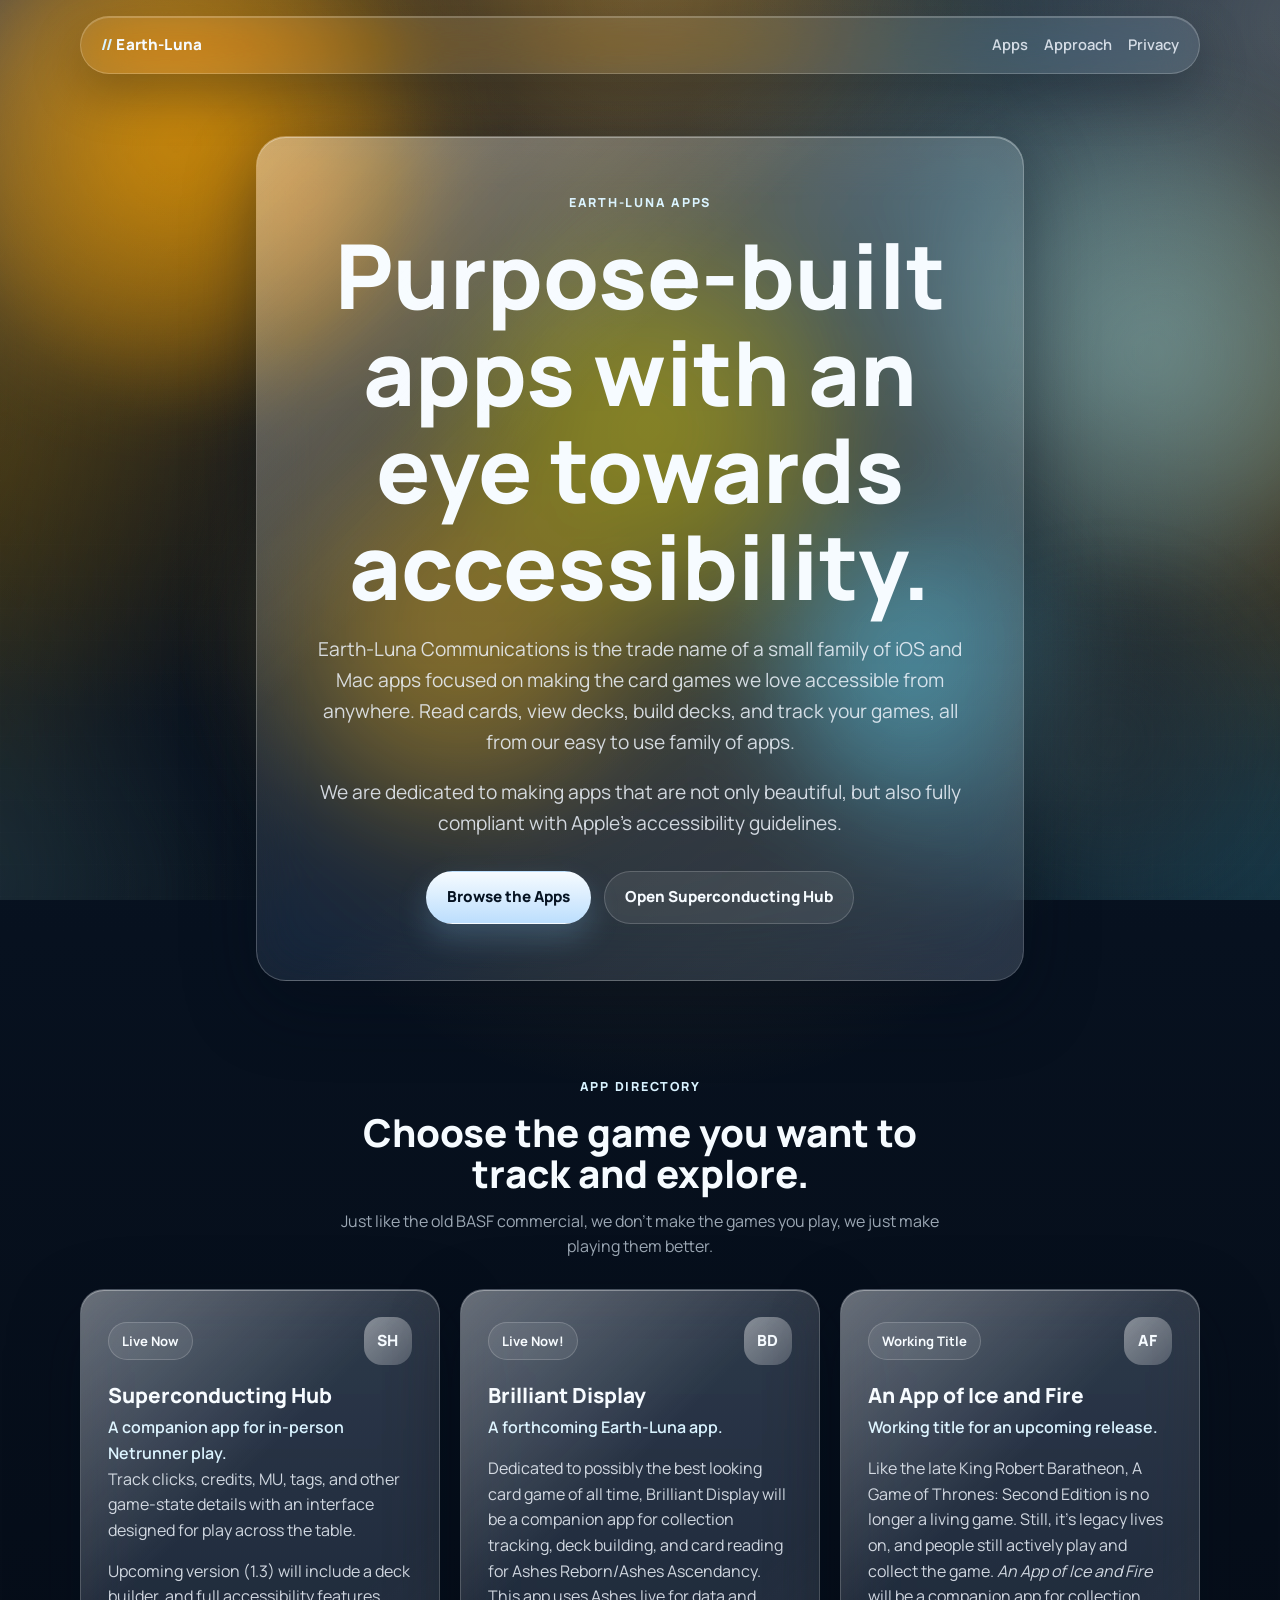
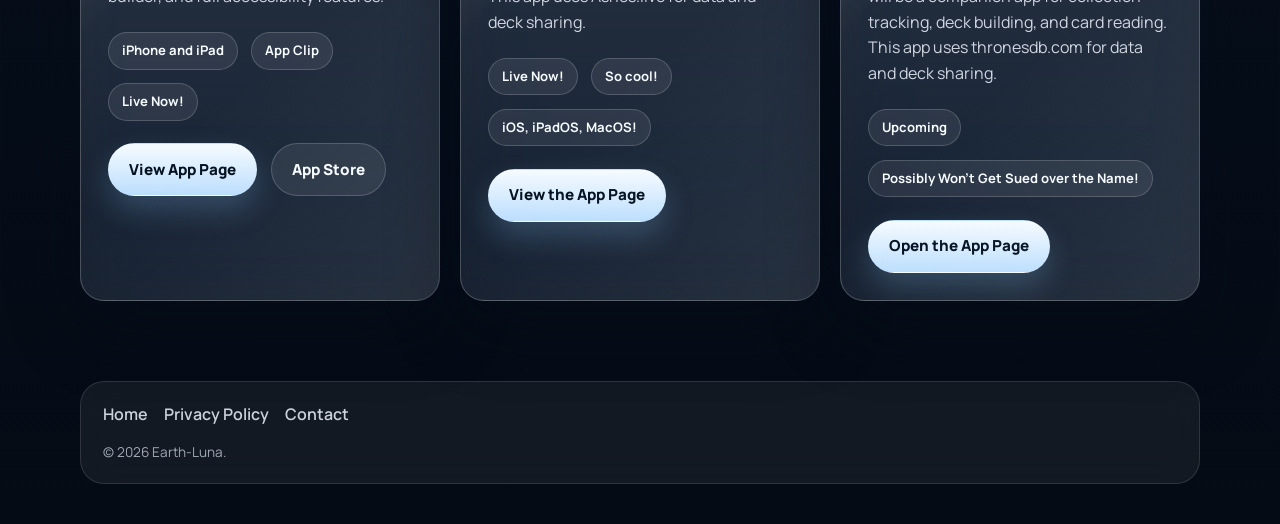
<file: index.html>
<!doctype html>
<html lang="en">
  <head>
    <meta charset="utf-8" />
    <meta name="viewport" content="width=device-width, initial-scale=1" />
    <title>Earth-Luna | Apps for Play and Presence</title>
    <meta
      name="description"
      content="Explore Earth-Luna apps including Superconducting Hub, Brilliant Display, and An App of Ice and Fire."
    />
    <link rel="stylesheet" href="style.css" />
  </head>
  <body>
    <div class="aurora-bg" aria-hidden="true">
      <div class="aurora-orb aurora-orb-one"></div>
      <div class="aurora-orb aurora-orb-two"></div>
      <div class="aurora-orb aurora-orb-three"></div>
      <div class="aurora-orb aurora-orb-four"></div>
      <div class="aurora-orb aurora-orb-five"></div>
      <div class="aurora-orb aurora-orb-six"></div>
      <div class="noise-overlay"></div>
    </div>

    <nav class="site-nav">
      <div class="nav-inner">
        <a href="/" class="nav-brand"><span>//</span> Earth-Luna</a>
        <ul class="nav-links">
          <li><a href="#apps">Apps</a></li>
          <li><a href="#approach">Approach</a></li>
          <li><a href="privacy.html">Privacy</a></li>
        </ul>
      </div>
    </nav>

    <main>
      <section class="hero hero-home">
        <div class="glass-shell hero-shell">
          <p class="eyebrow">Earth-Luna Apps</p>
          <h1>Purpose-built apps with an eye towards accessibility.</h1>
          <p class="hero-copy">
            Earth-Luna Communications is the trade name of a small family of iOS and Mac apps focused on making the card games we love accessible from anywhere. Read cards, view decks, build decks, and track your games, all from our easy to use family of apps. 
          </p>
          <p class="hero-copy">
            We are dedicated to making apps that are not only beautiful, but also fully compliant with Apple's accessibility guidelines. 
          </p>
          <div class="cta-row">
            <a href="#apps" class="btn btn-primary">Browse the Apps</a>
            <a href="apps/superconducting-hub.html" class="btn btn-secondary">
              Open Superconducting Hub
            </a>
          </div>
        </div>
      </section>

      <section class="app-directory page-section" id="apps">
        <div class="section-heading">
          <p class="eyebrow">App Directory</p>
          <h2>Choose the game you want to track and explore.</h2>
          <p>
            Just like the old BASF commercial, we don't make the games you play, we just make playing them better. 
          </p>
        </div>

        <div class="app-grid">
          <article class="glass-card app-card app-card-live">
            <div class="app-card-top">
              <div class="app-badge">Live Now</div>
              <div class="app-mark">SH</div>
            </div>
            <h3>Superconducting Hub</h3>
            <p class="app-subtitle">A companion app for in-person Netrunner play.</p>
            <p>
              Track clicks, credits, MU, tags, and other game-state details with
              an interface designed for play across the table.
            </p>
            <p>Upcoming version (1.3) will include a deck builder, and full accessibility features.</p>
            <div class="app-meta">
              <span>iPhone and iPad</span>
              <span>App Clip</span>
              <span>Live Now!</span>
            </div>
            <div class="card-actions">
              <a class="btn btn-primary" href="apps/superconducting-hub.html">
                View App Page
              </a>
              <a
                class="btn btn-secondary"
                href="https://apps.apple.com/us/app/superconducting-hub/id6759867609"
              >
                App Store
              </a>
            </div>
          </article>

          <article class="glass-card app-card">
            <div class="app-card-top">
              <div class="app-badge">Live Now!</div>
              <div class="app-mark">BD</div>
            </div>
            <h3>Brilliant Display</h3>
            <p class="app-subtitle">A forthcoming Earth-Luna app.</p>
            <p>
              Dedicated to possibly the best looking card game of all time, Brilliant Display will be a companion app for collection tracking, deck building, and card reading for Ashes Reborn/Ashes Ascendancy. This app uses Ashes.live for data and deck sharing. 
            </p>
            <div class="app-meta">
              <span>Live Now!</span>
              <span>So cool!</span>
              <span>iOS, iPadOS, MacOS!</span>
            </div>
            <div class="card-actions">
              <a class="btn btn-primary" href="apps/brilliant-display.html">
                View the App Page
              </a>
            </div>
          </article>

          <article class="glass-card app-card">
            <div class="app-card-top">
              <div class="app-badge">Working Title</div>
              <div class="app-mark">AF</div>
            </div>
            <h3>An App of Ice and Fire</h3>
            <p class="app-subtitle">Working title for an upcoming release.</p>
            <p>
              Like the late King Robert Baratheon, A Game of Thrones: Second Edition is no longer a living game. Still, it's legacy lives on, and people still actively play and collect the game. <i>An App of Ice and Fire</i> will be a companion app for collection tracking, deck building, and card reading. This app uses thronesdb.com for data and deck sharing.
            </p>
            <div class="app-meta">
              <span>Upcoming</span>
              <span>Possibly Won't Get Sued over the Name!</span>
            </div>
            <div class="card-actions">
              <a class="btn btn-primary" href="apps/an-app-of-ice-and-fire.html">
                Open the App Page
              </a>
            </div>
          </article>
        </div>
      </section>

    </main>

    <footer class="site-footer">
      <div class="footer-inner">
        <ul class="footer-links">
          <li><a href="/">Home</a></li>
          <li><a href="privacy.html">Privacy Policy</a></li>
          <li><a href="mailto:hello@earth-luna.com">Contact</a></li>
        </ul>
        <p class="footer-credit">&copy; 2026 Earth-Luna.</p>
      </div>
    </footer>
  </body>
</html>
</file>
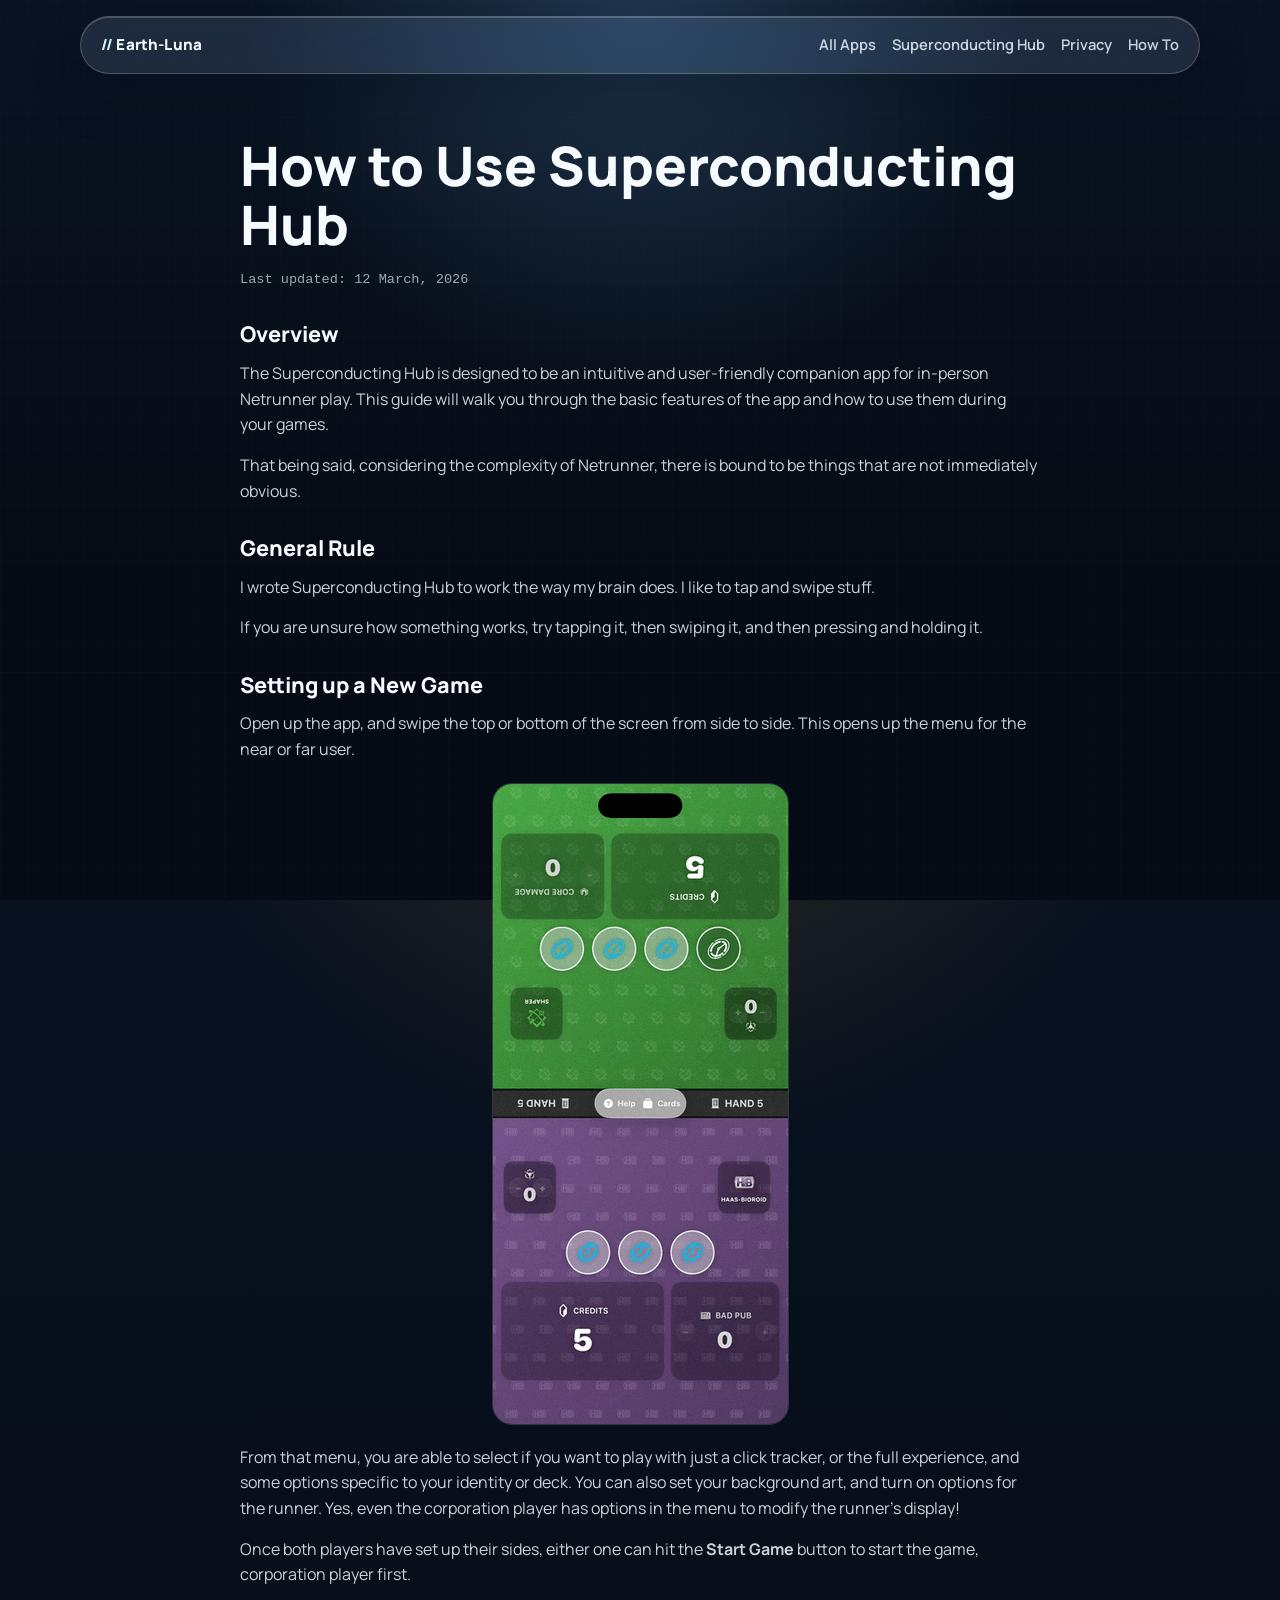
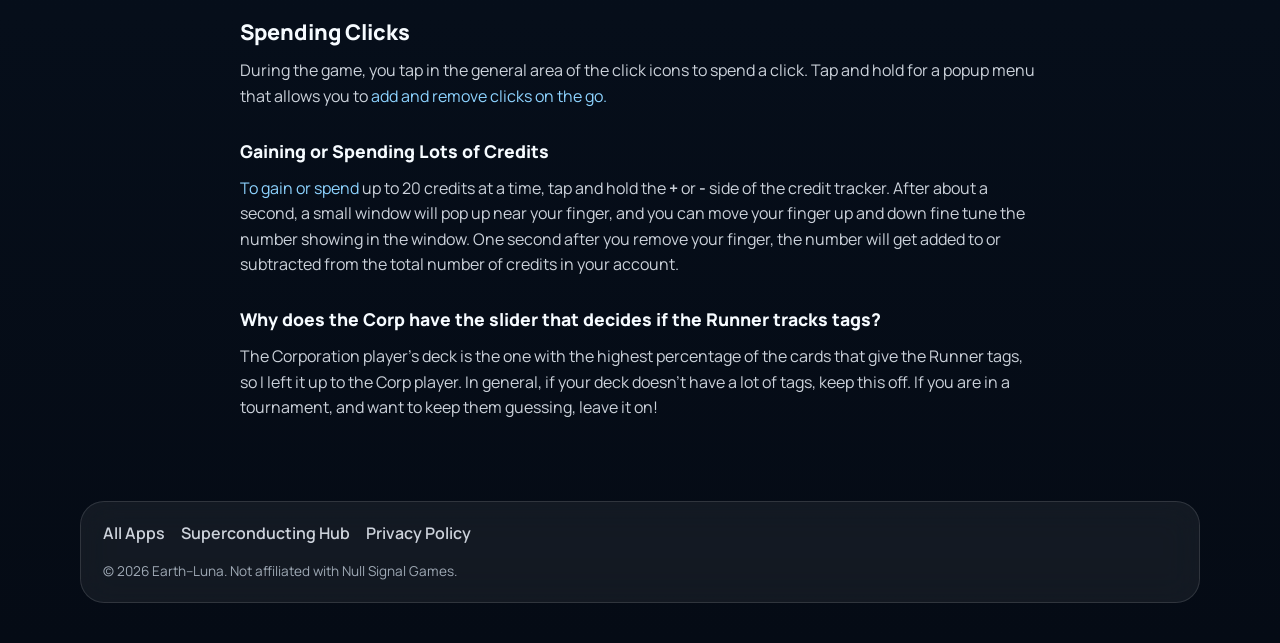
<file: howto.html>
<!doctype html>
<html lang="en">
  <head>
    <meta charset="utf-8" />
    <meta name="viewport" content="width=device-width, initial-scale=1" />
    <title>How To Use Superconducting Hub | Earth-Luna</title>
    <meta
      name="description"
      content="How to use Superconducting Hub."
    />
    <link rel="stylesheet" href="style.css" />
  </head>
  <body>
    <div class="grid-bg" aria-hidden="true"></div>

    <!-- ── Nav ──────────────────────────────────────── -->
    <nav class="site-nav">
      <div class="nav-inner">
        <a href="/" class="nav-brand"><span>//</span> Earth-Luna</a>
        <ul class="nav-links">
          <li><a href="/">All Apps</a></li>
          <li><a href="apps/superconducting-hub.html">Superconducting Hub</a></li>
          <li><a href="privacy.html">Privacy</a></li>
          <li><a href="howto.html">How To</a></li>
        </ul>
      </div>
    </nav>

    <main class="legal">
      <h1>How to Use Superconducting Hub</h1>
      <p class="last-updated">Last updated: 12 March, 2026</p>

      <h2>Overview</h2>
      <p>
        The Superconducting Hub is designed to be an intuitive and user-friendly companion app for in-person Netrunner play. This guide will walk you through the basic features of the app and how to use them during your games.
      </p>
      <p>
        That being said, considering the complexity of Netrunner, there is bound to be things that are not immediately obvious.
      </p>

      <h2>General Rule</h2>
        <p>I wrote Superconducting Hub to work the way my brain does. I like to tap and swipe stuff. </p>
        <p>If you are unsure how something works, try tapping it, then swiping it, and then pressing and holding it.</p>
      
          <h2>Setting up a New Game</h2>
      <p>
        Open up the app, and swipe the top or bottom of the screen from side to side. This opens up the menu for the near or far user.
      </p>

      <img
        class="howto"
        src="./menuopen.gif"
        alt="Superconducting Hub gesture"
      />

      <p>
        From that menu, you are able to select if you want to play with just a click tracker, or the full experience, and some options specific to your identity or deck. You can also set your background art, and turn on options for the runner. Yes, even the corporation player has options in the menu to modify the runner's display!
      </p>
      <p>
        Once both players have set up their sides, either one can hit the <strong>Start Game</strong> button to start the game, corporation player first.
      </p>
      <h2>Spending Clicks</h2>
      <p>
        During the game, you tap in the general area of the click icons to spend a click. Tap and hold for a popup menu that allows you to <a href="https://netrunnerdb.com/en/card/33003" target="_blank"> add and remove clicks on the go.</a>
      </p>
      <h3>Gaining or Spending Lots of Credits</h3>
      <p>
        <a href="https://netrunnerdb.com/en/card/35065">To gain or spend</a> up to 20 credits at a time, tap and hold the <strong>+</strong> or <strong>-</strong> side of the credit tracker. After about a second, a small window will pop up near your finger, and you can move your finger up and down fine tune the number showing in the window. One second after you remove your finger, the number will get added to or subtracted from the total number of credits in your account.
      </p>
      <h3>Why does the Corp have the slider that decides if the Runner tracks tags?</h3>
      <p>The Corporation player's deck is the one with the highest percentage of the cards that give the Runner tags, so I left it up to the Corp player. In general, if your deck doesn't have a lot of tags, keep this off. If you are in a tournament, and want to keep them guessing, leave it on!</p>
    </main>


    <!-- ── Footer ───────────────────────────────────── -->
    <footer class="site-footer">
      <div class="footer-inner">
        <ul class="footer-links">
          <li><a href="/">All Apps</a></li>
          <li><a href="apps/superconducting-hub.html">Superconducting Hub</a></li>
          <li><a href="privacy.html">Privacy Policy</a></li>
        </ul>
        <p class="footer-credit">
          &copy; 2026 Earth&ndash;Luna. Not affiliated with Null Signal Games.
        </p>
      </div>
    </footer>
  </body>
</html>
</file>
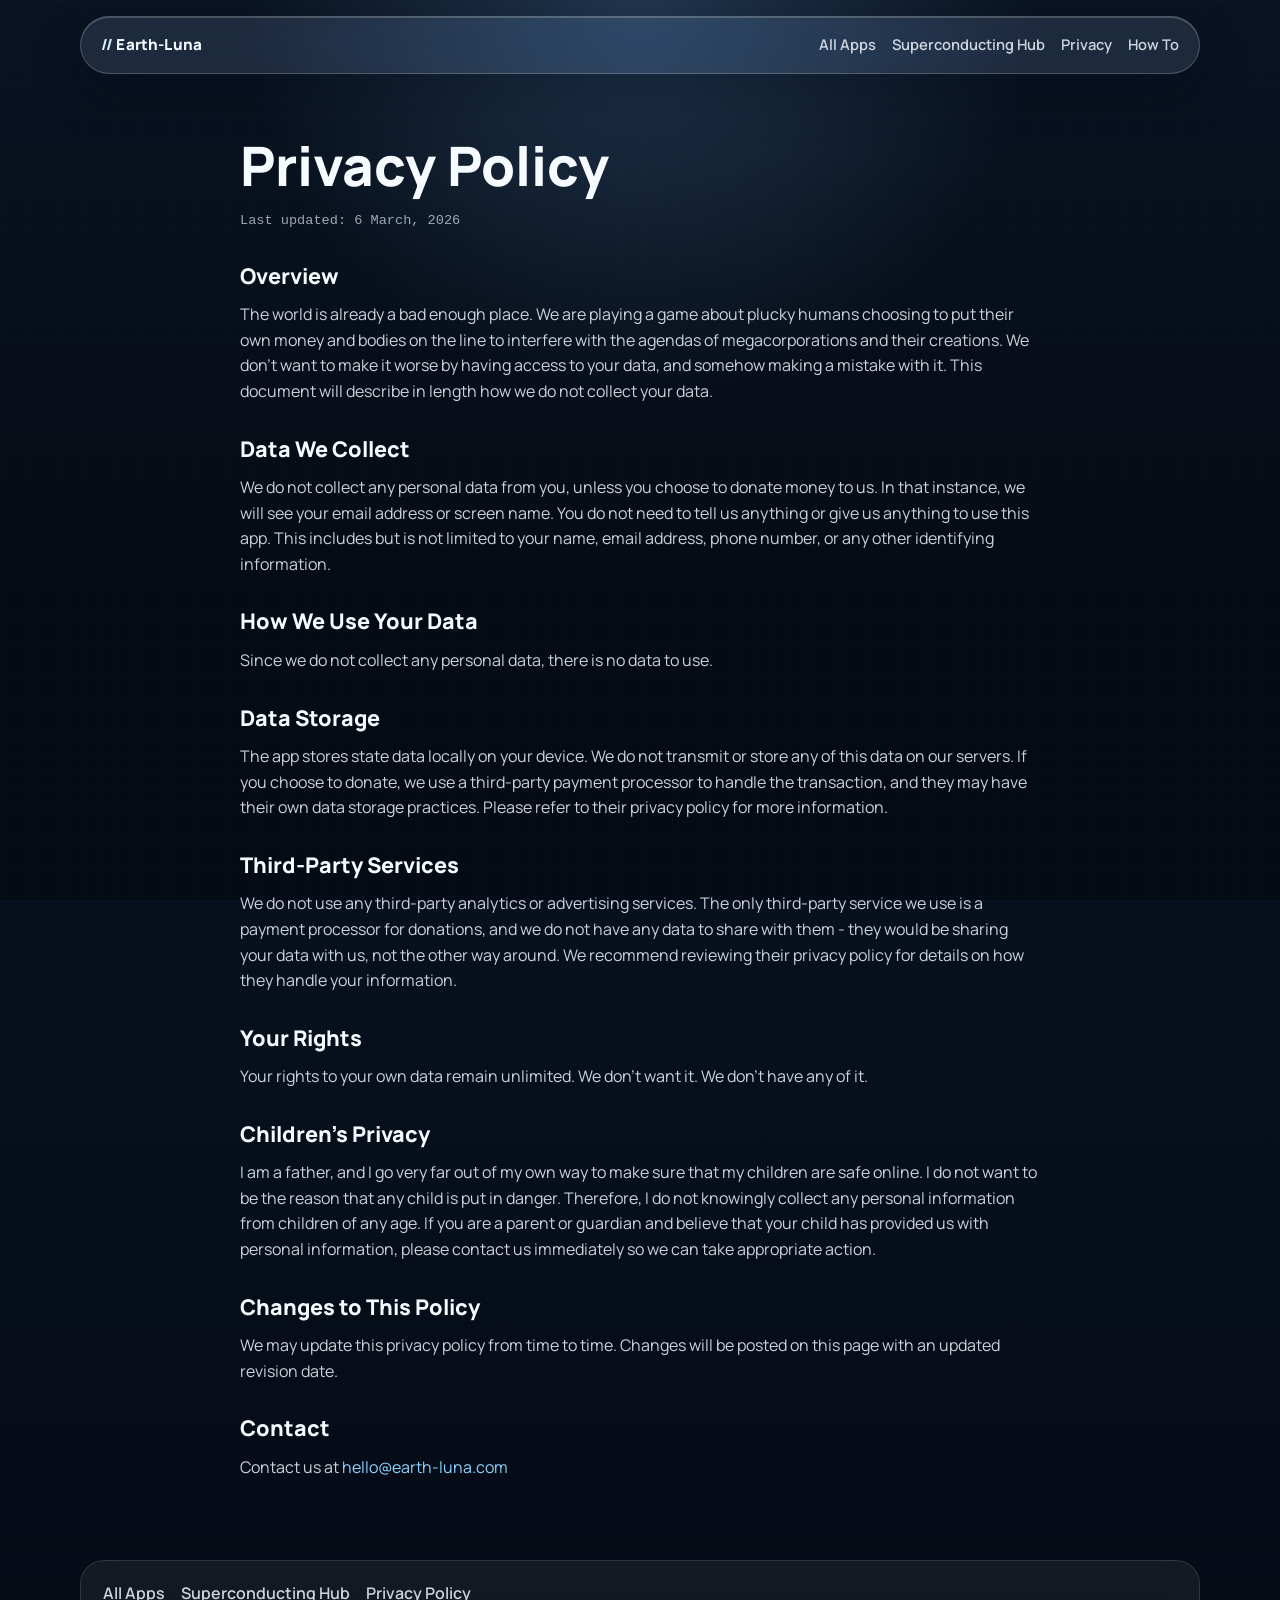
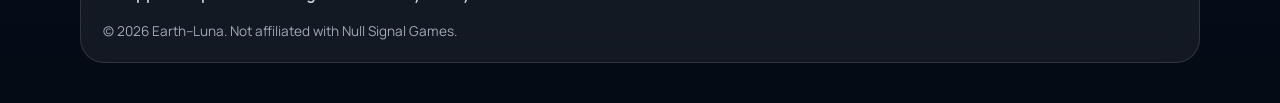
<file: privacy.html>
<!doctype html>
<html lang="en">
  <head>
    <meta charset="utf-8" />
    <meta name="viewport" content="width=device-width, initial-scale=1" />
    <title>Privacy Policy | Superconducting Hub | Earth-Luna</title>
    <meta
      name="description"
      content="Privacy policy for Superconducting Hub."
    />
    <link rel="stylesheet" href="style.css" />
  </head>
  <body>
    <div class="grid-bg" aria-hidden="true"></div>

    <!-- ── Nav ──────────────────────────────────────── -->
    <nav class="site-nav">
      <div class="nav-inner">
        <a href="/" class="nav-brand"><span>//</span> Earth-Luna</a>
        <ul class="nav-links">
          <li><a href="/">All Apps</a></li>
          <li><a href="apps/superconducting-hub.html">Superconducting Hub</a></li>
          <li><a href="privacy.html">Privacy</a></li>
          <li><a href="howto.html">How To</a></li>
        </ul>
      </div>
    </nav>

    <!-- ── Privacy Policy ───────────────────────────── -->
    <main class="legal">
      <h1>Privacy Policy</h1>
      <p class="last-updated">Last updated: 6 March, 2026</p>

      <h2>Overview</h2>
      <p>
        The world is already a bad enough place. We are playing a game about plucky humans choosing to put their own money and bodies on the line to interfere with the agendas of megacorporations and their creations. We don&rsquo;t want to make it worse by having access to your data, and somehow making a mistake with it. This document will describe in length how we do not collect your data. 
      </p>

      <h2>Data We Collect</h2>
      <p>
        We do not collect any personal data from you, unless you choose to donate money to us. In that instance, we will see your email address or screen name. You do not need to tell us anything or give us anything to use this app. This includes but is not limited to your name, email address, phone number, or any other identifying information.
      </p>

      <h2>How We Use Your Data</h2>
      <p>
        Since we do not collect any personal data, there is no data to use.
      </p>

      <h2>Data Storage</h2>
      <p>
        The app stores state data locally on your device. We do not transmit or store any of this data on our servers. If you choose to donate, we use a third-party payment processor to handle the transaction, and they may have their own data storage practices. Please refer to their privacy policy for more information.
      </p>

      <h2>Third-Party Services</h2>
      <p>
        We do not use any third-party analytics or advertising services. The only third-party service we use is a payment processor for donations, and we do not have any data to share with them - they would be sharing your data with us, not the other way around. We recommend reviewing their privacy policy for details on how they handle your information.
      </p>

      <h2>Your Rights</h2>
      <p>
        Your rights to your own data remain unlimited. We don't want it. We don't have any of it. 
      </p>

      <h2>Children&rsquo;s Privacy</h2>
      <p>
        I am a father, and I go very far out of my own way to make sure that my children are safe online. I do not want to be the reason that any child is put in danger. Therefore, I do not knowingly collect any personal information from children of any age. If you are a parent or guardian and believe that your child has provided us with personal information, please contact us immediately so we can take appropriate action.
      </p>

      <h2>Changes to This Policy</h2>
      <p>
        <!-- TODO: Your copy here. Example: -->
        We may update this privacy policy from time to time. Changes will be
        posted on this page with an updated revision date.
      </p>

      <h2>Contact</h2>
      <p>
        Contact us at <a href="mailto:hello@earth-luna.com">hello@earth-luna.com</a>
      </p>
    </main>

    <!-- ── Footer ───────────────────────────────────── -->
    <footer class="site-footer">
      <div class="footer-inner">
        <ul class="footer-links">
          <li><a href="/">All Apps</a></li>
          <li><a href="apps/superconducting-hub.html">Superconducting Hub</a></li>
          <li><a href="privacy.html">Privacy Policy</a></li>
        </ul>
        <p class="footer-credit">
          &copy; 2026 Earth&ndash;Luna. Not affiliated with Null Signal Games.
        </p>
      </div>
    </footer>
  </body>
</html>
</file>
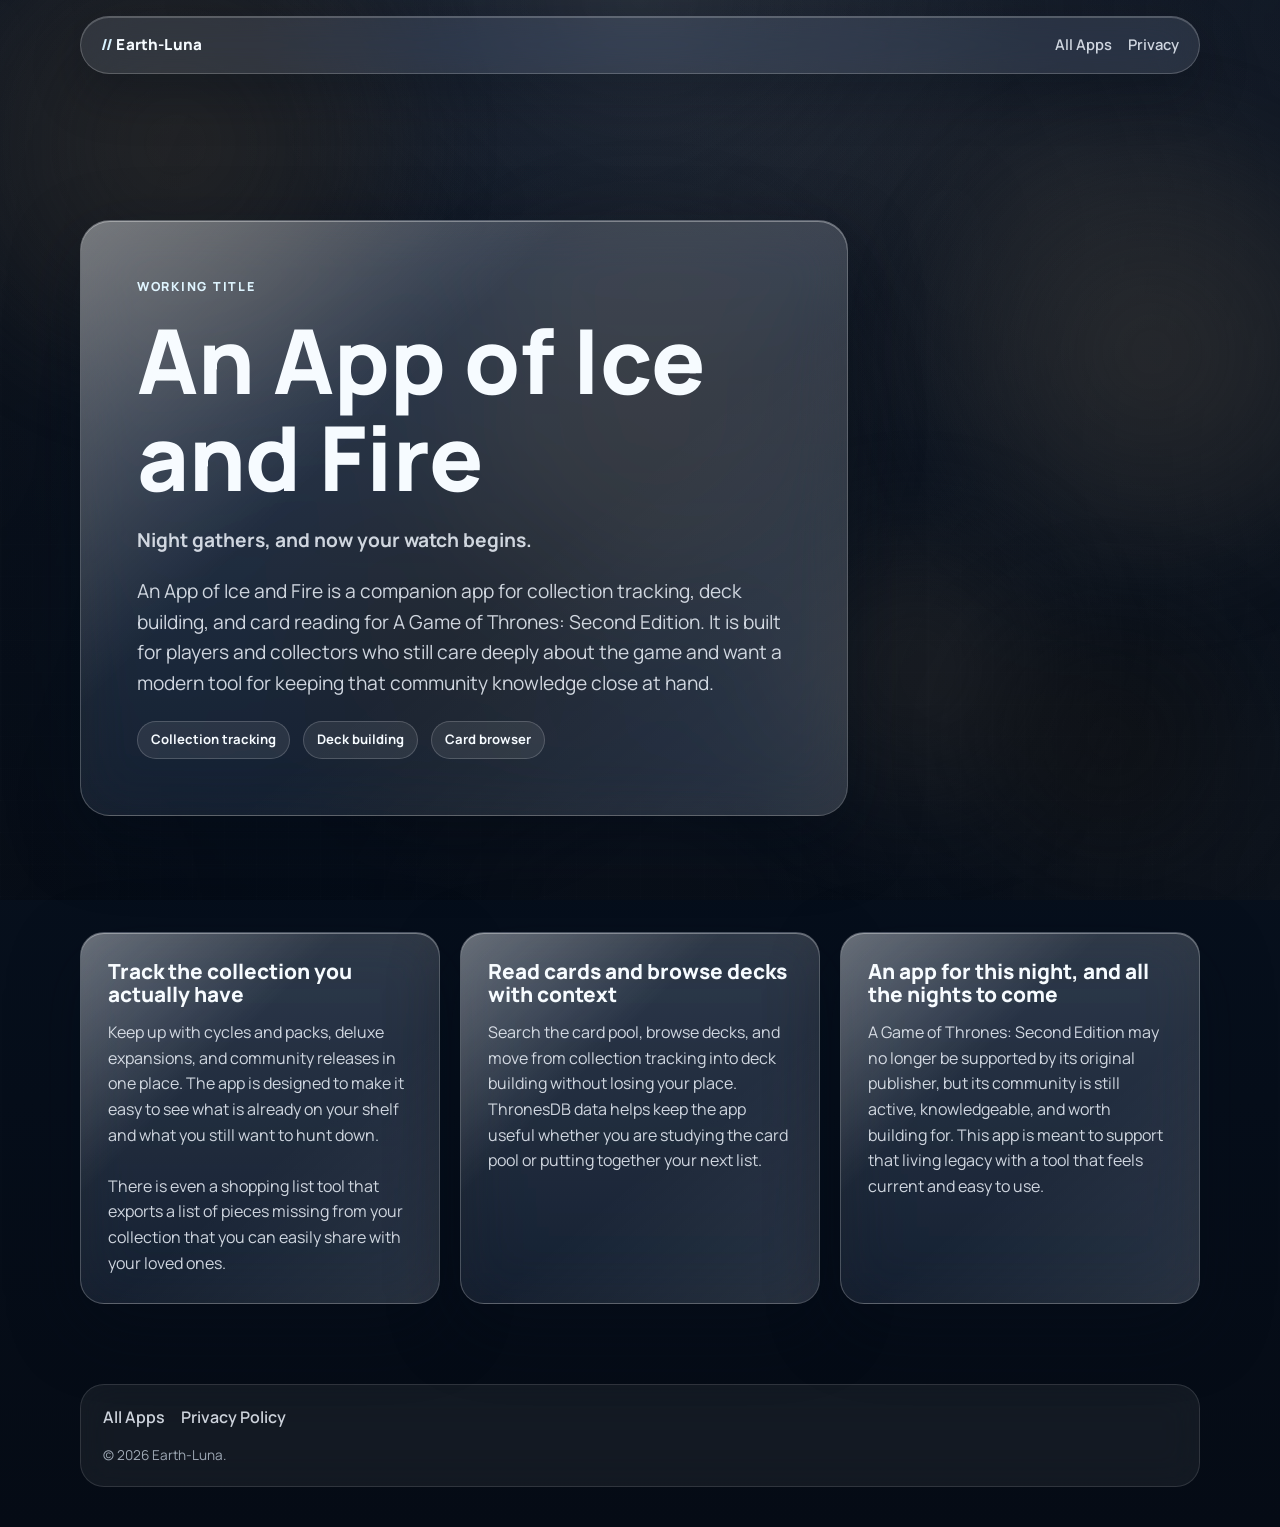
<file: apps/an-app-of-ice-and-fire.html>
<!doctype html>
<html lang="en">
  <head>
    <meta charset="utf-8" />
    <meta name="viewport" content="width=device-width, initial-scale=1" />
    <title>An App of Ice and Fire | Earth-Luna</title>
    <meta
      name="description"
      content="Preview the upcoming An App of Ice and Fire page from Earth-Luna."
    />
    <link rel="stylesheet" href="../style.css" />
  </head>
  <body class="app-page app-page-icefire">
    <div class="aurora-bg" aria-hidden="true">
      <div class="aurora-orb aurora-orb-one"></div>
      <div class="aurora-orb aurora-orb-two"></div>
      <div class="aurora-orb aurora-orb-three"></div>
      <div class="aurora-orb aurora-orb-four"></div>
      <div class="aurora-orb aurora-orb-five"></div>
      <div class="aurora-orb aurora-orb-six"></div>
      <div class="noise-overlay"></div>
    </div>

    <nav class="site-nav">
      <div class="nav-inner">
        <a href="/" class="nav-brand"><span>//</span> Earth-Luna</a>
        <ul class="nav-links">
          <li><a href="/">All Apps</a></li>
          <li><a href="../privacy.html">Privacy</a></li>
        </ul>
      </div>
    </nav>

    <main>
      <section class="hero hero-app">
        <div class="glass-shell hero-shell">
          <p class="eyebrow">Working Title</p>
          <h1>An App of Ice and Fire</h1>
          <p class="hero-copy">
            <b>Night gathers, and now your watch begins.</b>
          </p>
          <p class="hero-copy">
            An App of Ice and Fire is a companion app for collection tracking, deck building, and card reading for A Game of Thrones: Second Edition. It is built for players and collectors who still care deeply about the game and want a modern tool for keeping that community knowledge close at hand.
          </p>
          
          <div class="hero-pills">
            <span>Collection tracking</span>
            <span>Deck building</span>
            <span>Card browser</span>
          </div>
        </div>
      </section>

      <section class="page-section">
        <div class="glass-grid">
          <article class="glass-card info-card">
            <h3>Track the collection you actually have</h3>
            <p>
              Keep up with cycles and packs, deluxe expansions, and community releases in one place. The app is designed to make it easy to see what is already on your shelf and what you still want to hunt down. <br><br>There is even a shopping list tool that exports a list of pieces missing from your collection that you can easily share with your loved ones. 
            </p>
          </article>
          <article class="glass-card info-card">
            <h3>Read cards and browse decks with context</h3>
            <p>
              Search the card pool, browse decks, and move from collection tracking into deck building without losing your place. ThronesDB data helps keep the app useful whether you are studying the card pool or putting together your next list.
            </p>
          </article>
          <article class="glass-card info-card">
            <h3>An app for this night, and all the nights to come</h3>
            <p>
              A Game of Thrones: Second Edition may no longer be supported by its original publisher, but its community is still active, knowledgeable, and worth building for. This app is meant to support that living legacy with a tool that feels current and easy to use.
            </p>
          </article>
        </div>
      </section>
    </main>

    <footer class="site-footer">
      <div class="footer-inner">
        <ul class="footer-links">
          <li><a href="/">All Apps</a></li>
          <li><a href="../privacy.html">Privacy Policy</a></li>
        </ul>
        <p class="footer-credit">&copy; 2026 Earth-Luna.</p>
      </div>
    </footer>
    <script>
      (function () {
        var palettes = [
          ["#4A4C54", "#6B6D78", "#585A64", "#3A3C44", "#7E8090", "#5C5E68", "#2E3038", "#50525C", "#44464E"],
          ["#8B7A1E", "#A69428", "#7A6B16", "#5C4E10", "#C4B030", "#6E6012", "#3E340C", "#504408", "#8C7C1A"],
          ["#0E3E4E", "#165A6E", "#124A5C", "#0A3040", "#1E7A99", "#0E4454", "#082430", "#103848", "#0C3444"],
          ["#6E0004", "#920006", "#800005", "#500003", "#C00007", "#700004", "#380002", "#5A0003", "#8A0005"],
          ["#8C5A10", "#B07018", "#9A6214", "#6E480C", "#E89521", "#7C5010", "#523808", "#64420A", "#A46816"],
          ["#1A1A1A", "#2C2C2C", "#222222", "#141414", "#383838", "#1E1E1E", "#0E0E0E", "#262626", "#303030"],
          ["#2E5A0E", "#3E7A14", "#346A10", "#244A0A", "#509F17", "#2A5C0C", "#1C3A08", "#284E0A", "#3A7012"],
          ["#3A3A3A", "#505050", "#444444", "#2E2E2E", "#626262", "#3C3C3C", "#222222", "#484848", "#565656"],
          ["#5A3E16", "#7A5620", "#6A4A1A", "#4A3412", "#966628", "#604214", "#382A0E", "#503810", "#846020"]
        ];

        function hexToRgba(hex, alpha) {
          var clean = hex.replace("#", "");
          var value = parseInt(clean, 16);
          var r = (value >> 16) & 255;
          var g = (value >> 8) & 255;
          var b = value & 255;
          return "rgba(" + r + ", " + g + ", " + b + ", " + alpha + ")";
        }

        var root = document.documentElement;
        var palette = palettes[Math.floor(Math.random() * palettes.length)];

        root.style.setProperty("--page-bg-1", hexToRgba(palette[1], 0.3));
        root.style.setProperty("--page-bg-2", hexToRgba(palette[4], 0.25));
        root.style.setProperty("--page-bg-3", hexToRgba(palette[8], 0.2));
        root.style.setProperty("--field-1", hexToRgba(palette[0], 0.24));
        root.style.setProperty("--field-2", hexToRgba(palette[4], 0.24));
        root.style.setProperty("--field-3", hexToRgba(palette[8], 0.22));

        for (var i = 0; i < 9; i++) {
          root.style.setProperty("--mesh-" + (i + 1), hexToRgba(palette[i], i === 4 ? 0.58 : 0.48));
        }

        root.style.setProperty("--orb-1", hexToRgba(palette[1], 0.92));
        root.style.setProperty("--orb-2", hexToRgba(palette[4], 0.88));
        root.style.setProperty("--orb-3", hexToRgba(palette[6], 0.72));
        root.style.setProperty("--orb-4", hexToRgba(palette[2], 0.68));
        root.style.setProperty("--orb-5", hexToRgba(palette[8], 0.8));
        root.style.setProperty("--orb-6", hexToRgba(palette[3], 0.72));
      })();
    </script>
  </body>
</html>
</file>
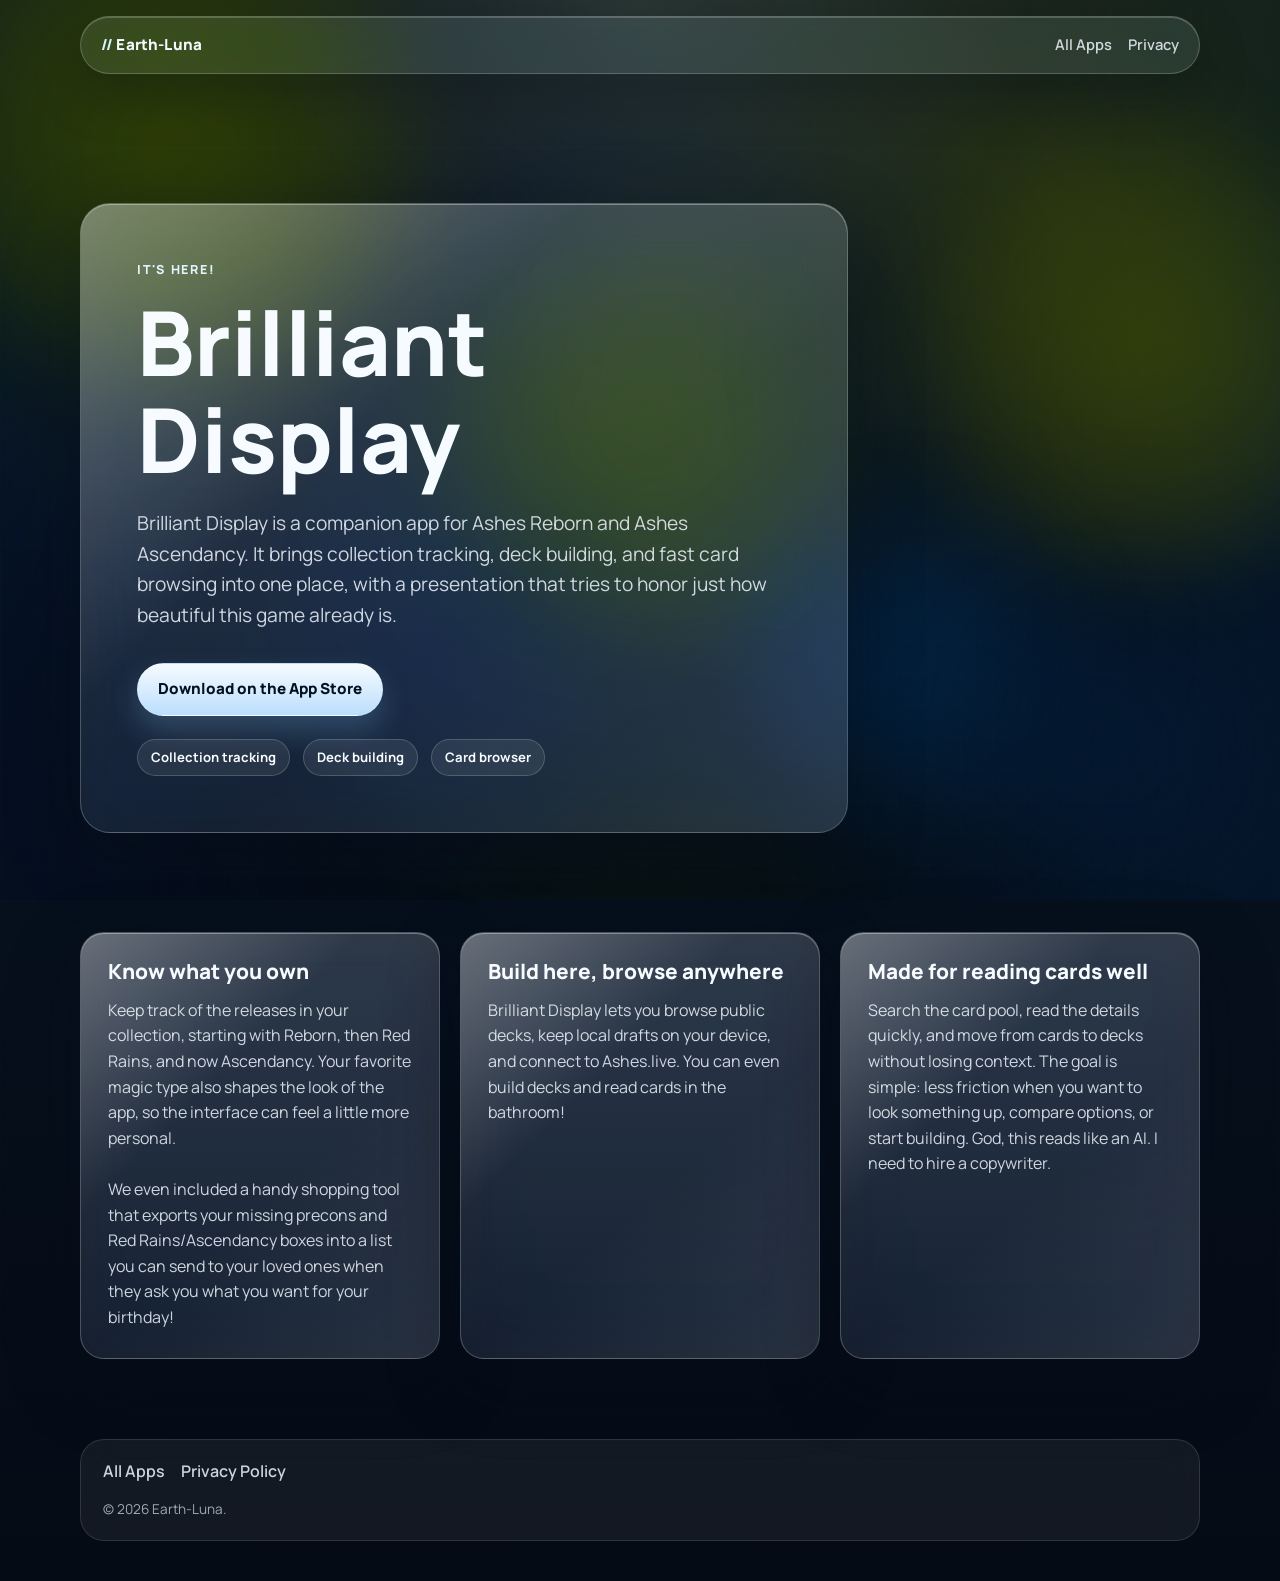
<file: apps/brilliant-display.html>
<!doctype html>
<html lang="en">
  <head>
    <meta charset="utf-8" />
    <meta name="viewport" content="width=device-width, initial-scale=1" />
    <title>Brilliant Display | Earth-Luna</title>
    <meta
      name="description"
      content="Preview the upcoming Brilliant Display app from Earth-Luna."
    />
    <link rel="stylesheet" href="../style.css" />
  </head>
  <body class="app-page app-page-brilliant">
    <div class="aurora-bg" aria-hidden="true">
      <div class="aurora-orb aurora-orb-one"></div>
      <div class="aurora-orb aurora-orb-two"></div>
      <div class="aurora-orb aurora-orb-three"></div>
      <div class="aurora-orb aurora-orb-four"></div>
      <div class="aurora-orb aurora-orb-five"></div>
      <div class="aurora-orb aurora-orb-six"></div>
      <div class="noise-overlay"></div>
    </div>

    <nav class="site-nav">
      <div class="nav-inner">
        <a href="/" class="nav-brand"><span>//</span> Earth-Luna</a>
        <ul class="nav-links">
          <li><a href="/">All Apps</a></li>
          <li><a href="../privacy.html">Privacy</a></li>
        </ul>
      </div>
    </nav>

    <main>
      <section class="hero hero-app">
        <div class="glass-shell hero-shell">
          <p class="eyebrow">IT'S HERE!</p>
          <h1>Brilliant Display</h1>
          <p class="hero-copy">
            Brilliant Display is a companion app for Ashes Reborn and Ashes Ascendancy. It brings collection tracking, deck building, and fast card browsing into one place, with a presentation that tries to honor just how beautiful this game already is.
          </p>
            <div class="cta-row">
              <a
                href="https://apps.apple.com/us/app/brilliant-display/id6761280463"
                class="btn btn-primary"
              >
                Download on the App Store
              </a>
            </div>
          <div class="hero-pills">
            <span>Collection tracking</span>
            <span>Deck building</span>
            <span>Card browser</span>
          </div>
        </div>
      </section>

      <section class="page-section">
        <div class="glass-grid">
          <article class="glass-card info-card">
            <h3>Know what you own</h3>
            <p>
              Keep track of the releases in your collection, starting with Reborn, then Red Rains, and now Ascendancy. Your favorite magic type also shapes the look of the app, so the interface can feel a little more personal.
              <br><br>We even included a handy shopping tool that exports your missing precons and Red Rains/Ascendancy boxes into a list you can send to your loved ones when they ask you what you want for your birthday! 
            </p>
          </article>
          <article class="glass-card info-card">
            <h3>Build here, browse anywhere</h3>
            <p>
              Brilliant Display lets you browse public decks, keep local drafts on your device, and connect to Ashes.live. You can even build decks and read cards in the bathroom!
            </p>
          </article>
          <article class="glass-card info-card">
            <h3>Made for reading cards well</h3>
            <p>
              Search the card pool, read the details quickly, and move from cards to decks without losing context. The goal is simple: less friction when you want to look something up, compare options, or start building. God, this reads like an AI. I need to hire a copywriter. 
            </p>
          </article>
        </div>
      </section>
    </main>

    <footer class="site-footer">
      <div class="footer-inner">
        <ul class="footer-links">
          <li><a href="/">All Apps</a></li>
          <li><a href="../privacy.html">Privacy Policy</a></li>
        </ul>
        <p class="footer-credit">&copy; 2026 Earth-Luna.</p>
      </div>
    </footer>
    <script>
      (function () {
        var palettes = [
          ["#2A3800", "#3A4E00", "#324400", "#002040", "#4C5C00", "#002A50", "#001838", "#1E2E00", "#003460"],
          ["#5C1018", "#7A1820", "#6A141C", "#0C1018", "#901E28", "#14181E", "#080C12", "#4A0E14", "#1A1E24"],
          ["#5A4E10", "#6E2040", "#645818", "#4A1834", "#786414", "#5C1E3A", "#3E1428", "#50420C", "#682644"],
          ["#1E3848", "#2C0840", "#264050", "#200A48", "#345868", "#2A0C50", "#180838", "#1A2E40", "#320E58"],
          ["#4A3810", "#5E4818", "#544014", "#3C3C3C", "#6E5420", "#484848", "#30300E", "#424218", "#545454"],
          ["#483830", "#0A4038", "#503E34", "#08342E", "#5C4A3C", "#0C4C42", "#062A24", "#3C302A", "#105848"],
          ["#404040", "#4E1820", "#4A4A4A", "#3C1418", "#565656", "#541C24", "#2E1014", "#383838", "#602228"],
          ["#282C2E", "#1E4450", "#303436", "#1A3844", "#383E42", "#244C58", "#162E38", "#242828", "#2A5462"],
          ["#4A4830", "#302A54", "#524E38", "#28244A", "#5C5840", "#342E5C", "#201E3E", "#3E3C28", "#3C3664"]
        ];

        function hexToRgba(hex, alpha) {
          var clean = hex.replace("#", "");
          var value = parseInt(clean, 16);
          var r = (value >> 16) & 255;
          var g = (value >> 8) & 255;
          var b = value & 255;
          return "rgba(" + r + ", " + g + ", " + b + ", " + alpha + ")";
        }

        var root = document.documentElement;
        var palette = palettes[Math.floor(Math.random() * palettes.length)];

        root.style.setProperty("--page-bg-1", hexToRgba(palette[1], 0.28));
        root.style.setProperty("--page-bg-2", hexToRgba(palette[4], 0.24));
        root.style.setProperty("--page-bg-3", hexToRgba(palette[8], 0.22));
        root.style.setProperty("--field-1", hexToRgba(palette[0], 0.24));
        root.style.setProperty("--field-2", hexToRgba(palette[4], 0.24));
        root.style.setProperty("--field-3", hexToRgba(palette[8], 0.24));

        for (var i = 0; i < 9; i++) {
          root.style.setProperty("--mesh-" + (i + 1), hexToRgba(palette[i], i === 4 ? 0.56 : 0.48));
        }

        root.style.setProperty("--orb-1", hexToRgba(palette[1], 0.9));
        root.style.setProperty("--orb-2", hexToRgba(palette[4], 0.88));
        root.style.setProperty("--orb-3", hexToRgba(palette[6], 0.72));
        root.style.setProperty("--orb-4", hexToRgba(palette[2], 0.66));
        root.style.setProperty("--orb-5", hexToRgba(palette[8], 0.82));
        root.style.setProperty("--orb-6", hexToRgba(palette[3], 0.72));
      })();
    </script>
  </body>
</html>
</file>
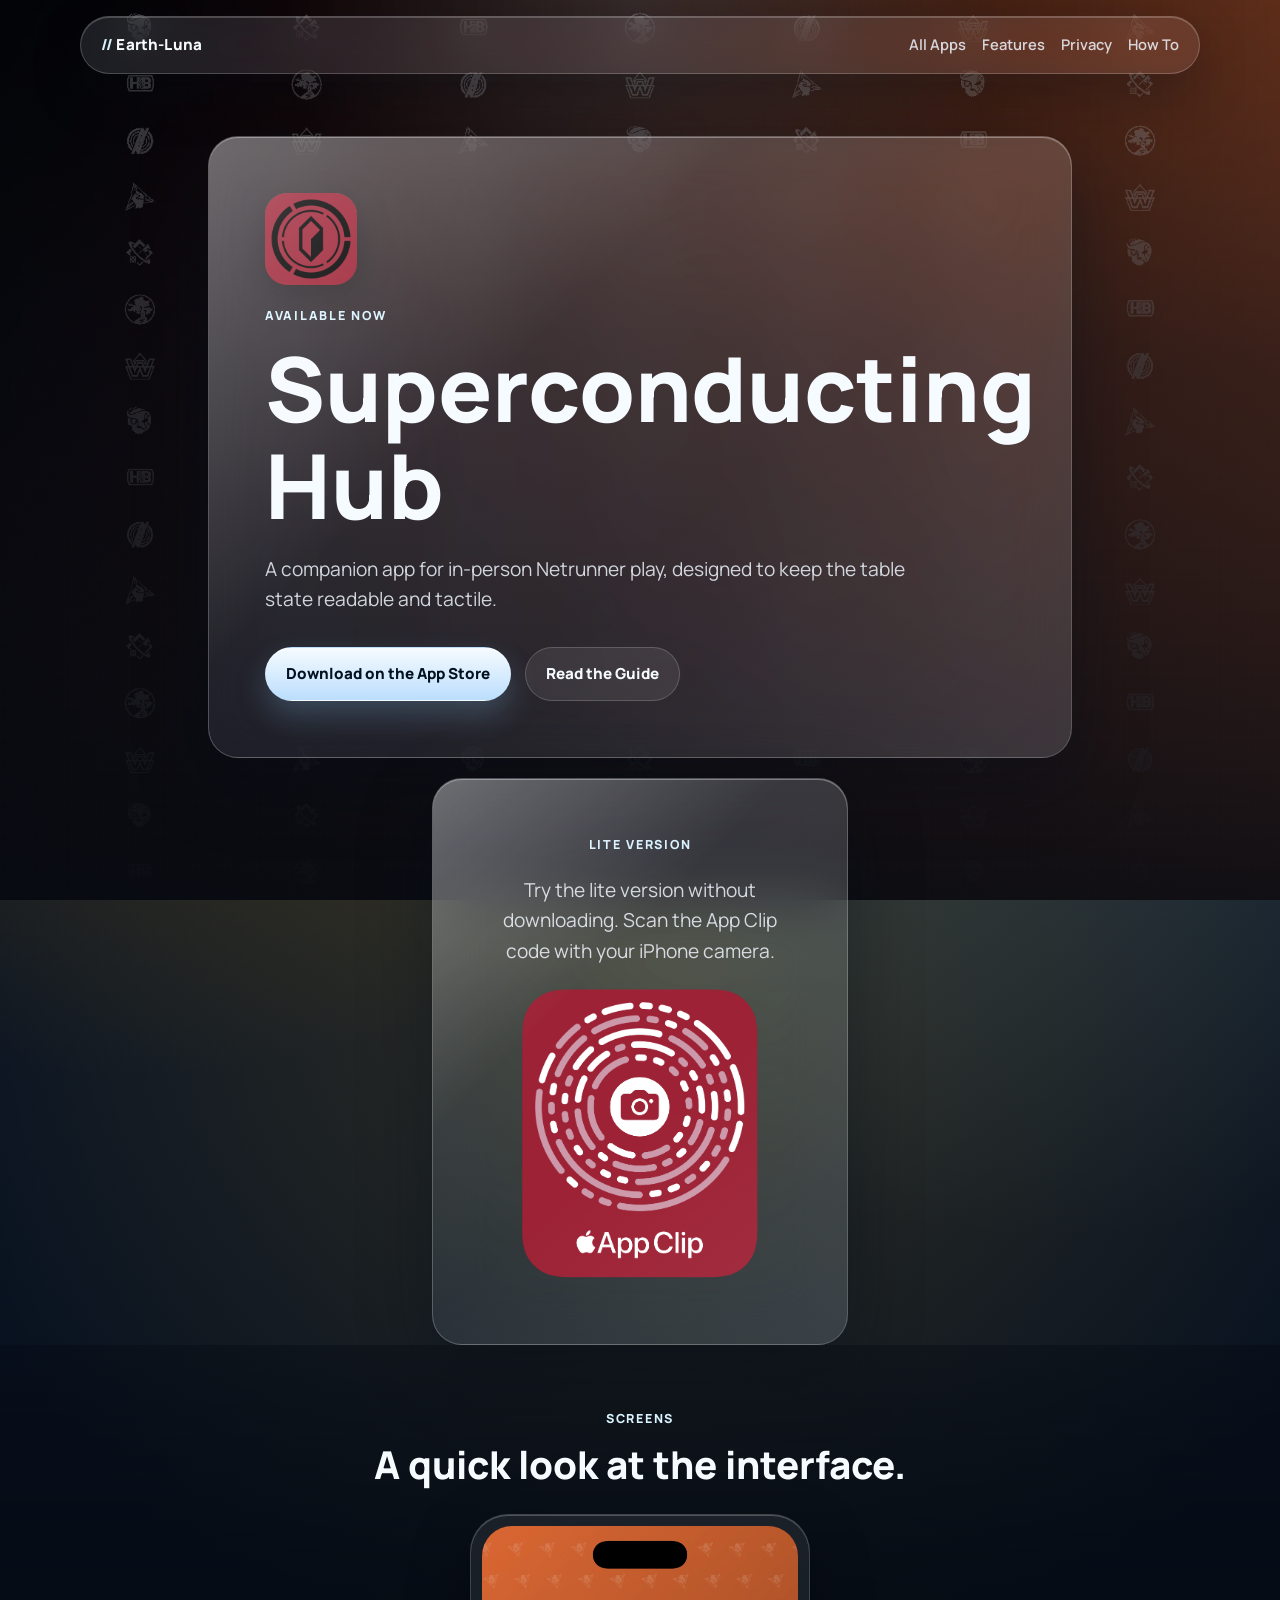
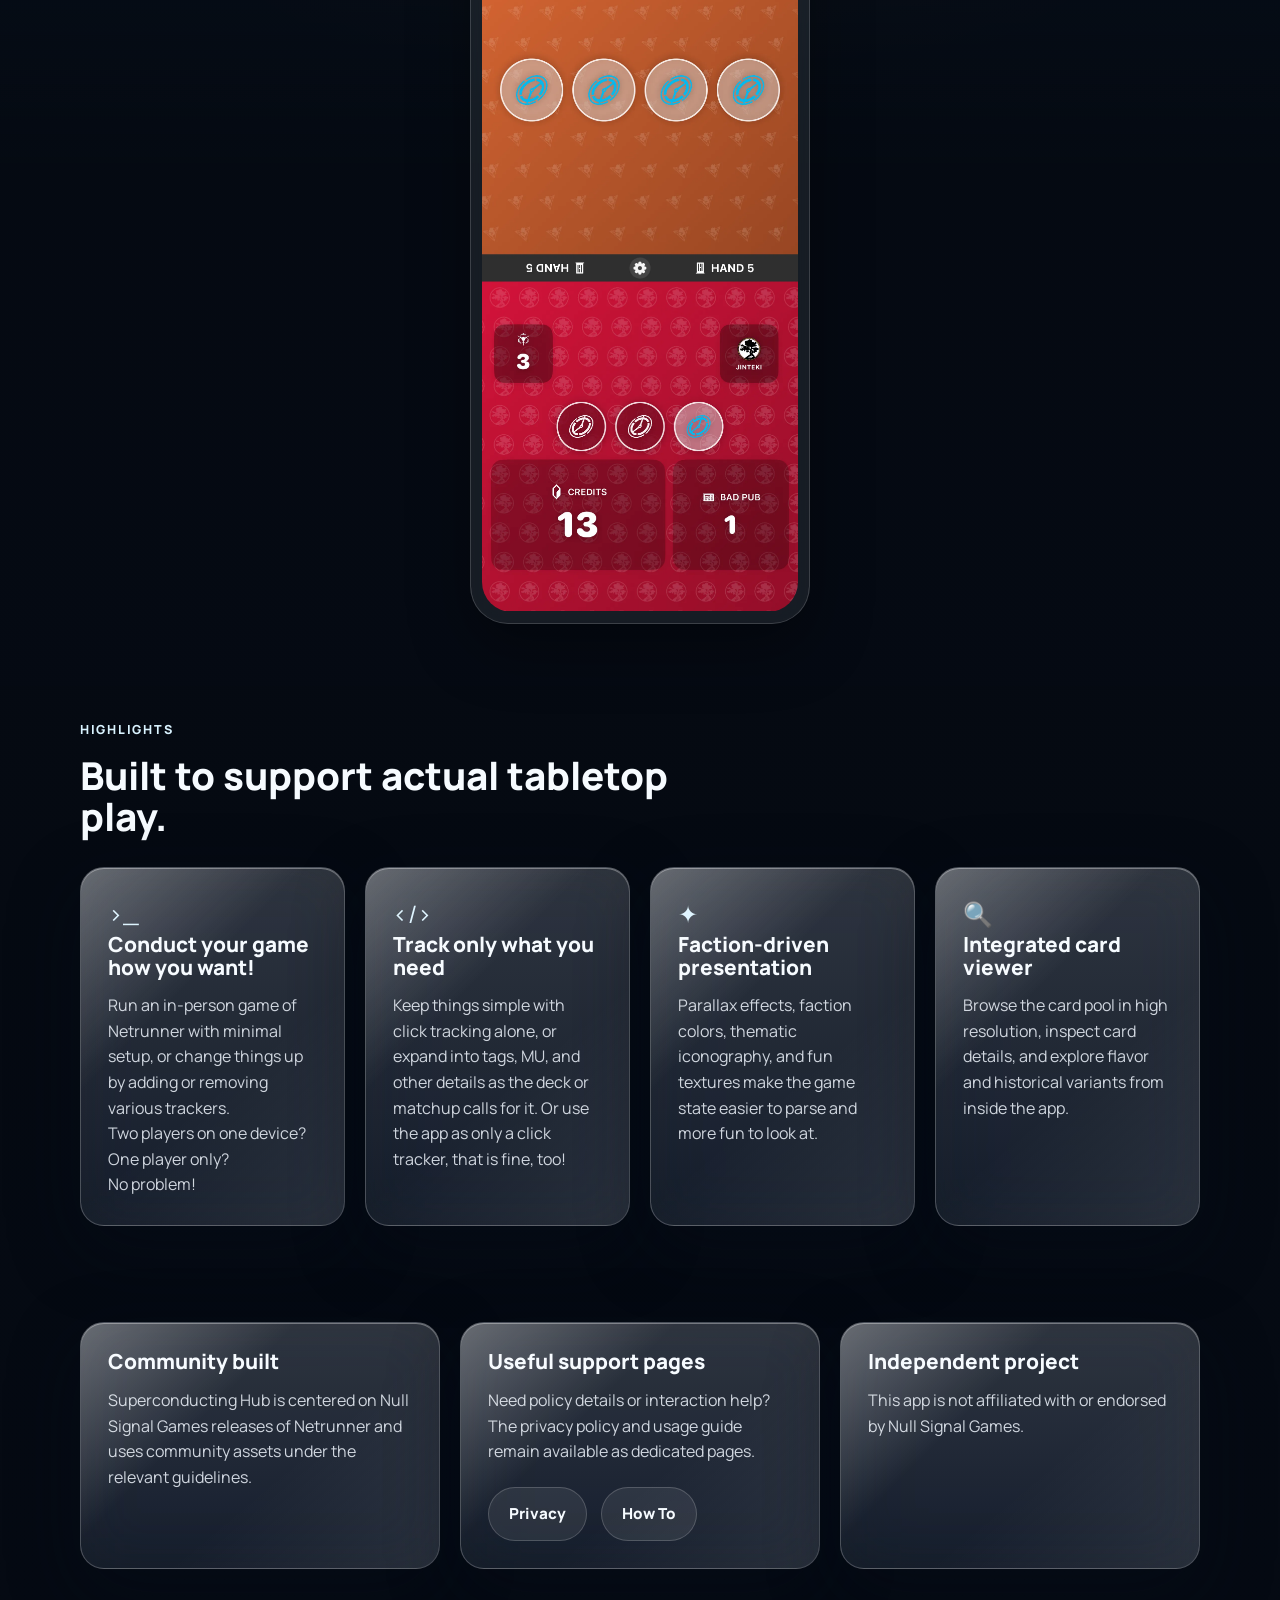
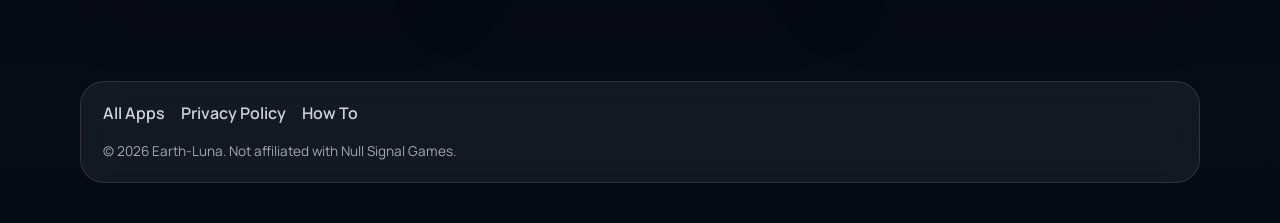
<file: apps/superconducting-hub.html>
<!doctype html>
<html lang="en">
  <head>
    <meta charset="utf-8" />
    <meta name="viewport" content="width=device-width, initial-scale=1" />
    <title>Superconducting Hub | Earth-Luna</title>
    <meta
      name="description"
      content="Superconducting Hub is a companion app for in-person Netrunner play."
    />
    <link rel="stylesheet" href="../style.css" />
  </head>
  <body class="app-page app-page-hub">
    <div class="splash-bg" id="splash-bg" aria-hidden="true"></div>

    <nav class="site-nav">
      <div class="nav-inner">
        <a href="/" class="nav-brand"><span>//</span> Earth-Luna</a>
        <ul class="nav-links">
          <li><a href="/">All Apps</a></li>
          <li><a href="#features">Features</a></li>
          <li><a href="../privacy.html">Privacy</a></li>
          <li><a href="../howto.html">How To</a></li>
        </ul>
      </div>
    </nav>

    <main>
      <section class="hero hero-app">
        <div class="app-hero-stack">
          <div class="glass-shell hero-shell app-hero-shell">
            <img
              class="hero-icon"
              src="../Assets.xcassets/AppIcon.appiconset/Icon-60@3x.png"
              alt="Superconducting Hub icon"
            />
            <p class="eyebrow">Available Now</p>
            <h1>Superconducting Hub</h1>
            <p class="hero-copy">
              A companion app for in-person Netrunner play, designed to keep the
              table state readable and tactile.
            </p>
            <div class="cta-row">
              <a
                href="https://apps.apple.com/us/app/superconducting-hub/id6759867609"
                class="btn btn-primary"
              >
                Download on the App Store
              </a>
              <a href="../howto.html" class="btn btn-secondary">Read the Guide</a>
            </div>
          </div>

          <div class="glass-shell appclip-shell">
            <p class="eyebrow">Lite Version</p>
            <p class="hero-copy appclip-copy">
              Try the lite version without downloading. Scan the App Clip code
              with your iPhone camera.
            </p>
            <img
              class="appclip"
              src="../superconductinghub.png"
              alt="Superconducting Hub App Clip code"
            />
          </div>
        </div>
      </section>

      <div class="content-body">
        <section class="page-section screenshot-section">
          <div class="section-heading compact">
            <p class="eyebrow">Screens</p>
            <h2>A quick look at the interface.</h2>
          </div>
          <div class="screenshot-frame">
            <div class="screenshot-carousel" id="screenshot-carousel">
              <img src="../screenshot-04.webp" alt="Superconducting Hub screenshot" class="carousel-img" />
              <img src="../screenshot-05.webp" alt="Superconducting Hub screenshot" class="carousel-img" />
              <img src="../screenshot-06.webp" alt="Superconducting Hub screenshot" class="carousel-img" />
              <img src="../screenshot-07.webp" alt="Superconducting Hub screenshot" class="carousel-img" />
              <img src="../screenshot-08.webp" alt="Superconducting Hub screenshot" class="carousel-img" />
              <img src="../screenshot-09.webp" alt="Superconducting Hub screenshot" class="carousel-img" />
              <img src="../screenshot-10.webp" alt="Superconducting Hub screenshot" class="carousel-img" />
              <img src="../screenshot-11.webp" alt="Superconducting Hub screenshot" class="carousel-img" />
              <img src="../screenshot-12.webp" alt="Superconducting Hub screenshot" class="carousel-img" />
              <img src="../screenshot-15.webp" alt="Superconducting Hub screenshot" class="carousel-img" />
              <img src="../screenshot-16.webp" alt="Superconducting Hub screenshot" class="carousel-img" />
              <img src="../screenshot-17.webp" alt="Superconducting Hub screenshot" class="carousel-img" />
            </div>
          </div>
        </section>

        <section class="page-section features" id="features">
          <div class="section-heading">
            <p class="eyebrow">Highlights</p>
            <h2>Built to support actual tabletop play.</h2>
          </div>
          <div class="feature-grid">
            <article class="glass-card feature-card">
              <div class="feature-icon" aria-hidden="true">&gt;_</div>
              <h3>Conduct your game how you want!</h3>
              <p>
                Run an in-person game of Netrunner with minimal setup, or change things up by adding or removing various trackers. <br>Two players on one device? One player only? <br>No problem!
              </p>
            </article>
            <article class="glass-card feature-card">
              <div class="feature-icon" aria-hidden="true">&lt;/&gt;</div>
              <h3>Track only what you need</h3>
              <p>
                Keep things simple with click tracking alone, or expand into tags, MU, and other details as the deck or matchup calls for it. Or use the app as only a click tracker, that is fine, too!
              </p>
            </article>
            <article class="glass-card feature-card">
              <div class="feature-icon" aria-hidden="true">&#10022;</div>
              <h3>Faction-driven presentation</h3>
              <p>
                Parallax effects, faction colors, thematic iconography, and fun textures make the game state easier to parse and more fun to look at.
              </p>
            </article>
            <article class="glass-card feature-card">
              <div class="feature-icon" aria-hidden="true">&#128269;</div>
              <h3>Integrated card viewer</h3>
              <p>
                Browse the card pool in high resolution, inspect card details,
                and explore flavor and historical variants from inside the app.
              </p>
            </article>
          </div>
        </section>

        <section class="page-section">
          <div class="glass-grid">
            <article class="glass-card info-card">
              <h3>Community built</h3>
              <p>
                Superconducting Hub is centered on Null Signal Games releases of
                Netrunner and uses community assets under the relevant guidelines.
              </p>
            </article>
            <article class="glass-card info-card">
              <h3>Useful support pages</h3>
              <p>
                Need policy details or interaction help? The privacy policy and
                usage guide remain available as dedicated pages.
              </p>
              <div class="card-actions">
                <a href="../privacy.html" class="btn btn-secondary">Privacy</a>
                <a href="../howto.html" class="btn btn-secondary">How To</a>
              </div>
            </article>
            <article class="glass-card info-card">
              <h3>Independent project</h3>
              <p>
                This app is not affiliated with or endorsed by Null Signal Games.
              </p>
            </article>
          </div>
        </section>
      </div>
    </main>

    <footer class="site-footer">
      <div class="footer-inner">
        <ul class="footer-links">
          <li><a href="/">All Apps</a></li>
          <li><a href="../privacy.html">Privacy Policy</a></li>
          <li><a href="../howto.html">How To</a></li>
        </ul>
        <p class="footer-credit">
          &copy; 2026 Earth-Luna. Not affiliated with Null Signal Games.
        </p>
      </div>
    </footer>

    <script>
      (function () {
        var splashes = [
          "../Splash_Anarch.webp",
          "../Splash_Criminal.webp",
          "../Splash_HB.webp",
          "../Splash_Jinteki.webp",
          "../Splash_NBN.webp",
          "../Splash_Shaper.webp",
          "../Splash_Weyland.webp"
        ];
        var pick = splashes[Math.floor(Math.random() * splashes.length)];
        document.getElementById("splash-bg").style.backgroundImage = 'url("' + pick + '")';
      })();

      (function () {
        var carousel = document.getElementById("screenshot-carousel");
        var imgs = Array.from(carousel.children);
        for (var i = imgs.length - 1; i > 0; i--) {
          var j = Math.floor(Math.random() * (i + 1));
          carousel.appendChild(imgs[j]);
          var tmp = imgs[i];
          imgs[i] = imgs[j];
          imgs[j] = tmp;
        }
        imgs = carousel.querySelectorAll(".carousel-img");
        imgs[0].classList.add("active");
        var current = 0;
        setInterval(function () {
          imgs[current].classList.remove("active");
          current = (current + 1) % imgs.length;
          imgs[current].classList.add("active");
        }, 2000);
      })();
    </script>
  </body>
</html>
</file>
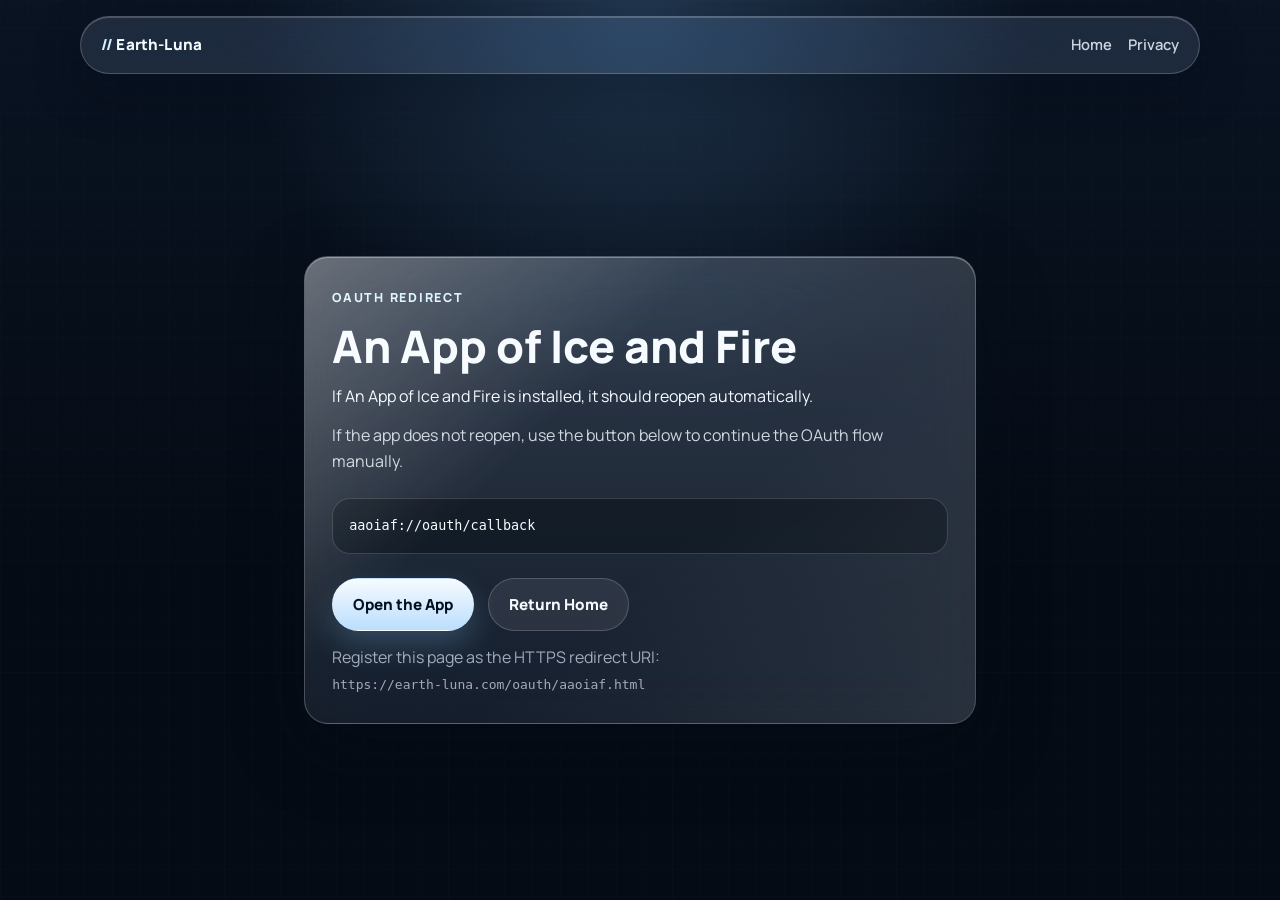
<file: oauth/aaoiaf.html>
<!doctype html>
<html
  lang="en"
  data-app-name="An App of Ice and Fire"
  data-app-scheme="aaoiaf"
  data-callback-path="oauth/callback"
>
  <head>
    <meta charset="utf-8" />
    <meta name="viewport" content="width=device-width, initial-scale=1" />
    <title>OAuth Redirect | An App of Ice and Fire</title>
    <meta
      name="description"
      content="OAuth redirect page for An App of Ice and Fire."
    />
    <meta name="robots" content="noindex" />
    <link rel="stylesheet" href="../style.css" />
  </head>
  <body>
    <div class="grid-bg" aria-hidden="true"></div>

    <nav class="site-nav">
      <div class="nav-inner">
        <a href="/" class="nav-brand"><span>//</span> Earth-Luna</a>
        <ul class="nav-links">
          <li><a href="/">Home</a></li>
          <li><a href="/privacy.html">Privacy</a></li>
        </ul>
      </div>
    </nav>

    <main class="oauth-redirect">
      <section class="oauth-card">
        <span class="oauth-eyebrow">OAuth Redirect</span>
        <h1>An App of Ice and Fire</h1>
        <p class="oauth-status" id="oauth-status">
          Preparing your sign-in redirect.
        </p>
        <p>
          If the app does not reopen, use the button below to continue the OAuth
          flow manually.
        </p>
        <div class="oauth-uri" id="oauth-uri" aria-live="polite"></div>
        <div class="oauth-actions">
          <a class="btn btn-primary" id="oauth-open-link" href="#">Open the App</a>
          <a class="btn btn-secondary" href="/">Return Home</a>
        </div>
        <p class="oauth-note">
          Register this page as the HTTPS redirect URI:
          <br />
          <code>https://earth-luna.com/oauth/aaoiaf.html</code>
        </p>
      </section>
    </main>

    <script src="./redirect.js"></script>
  </body>
</html>
</file>
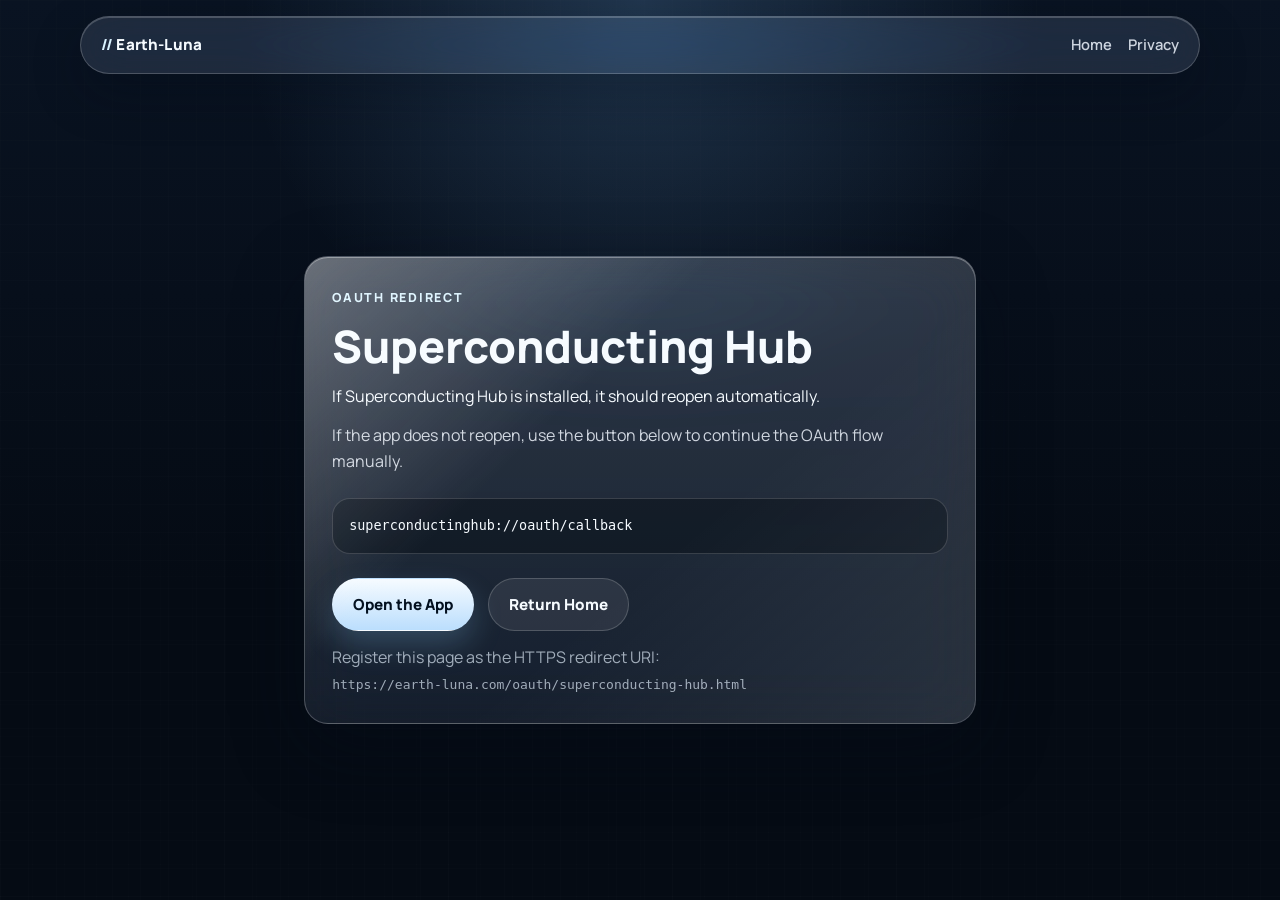
<file: oauth/superconducting-hub.html>
<!doctype html>
<html
  lang="en"
  data-app-name="Superconducting Hub"
  data-app-scheme="superconductinghub"
  data-callback-path="oauth/callback"
>
  <head>
    <meta charset="utf-8" />
    <meta name="viewport" content="width=device-width, initial-scale=1" />
    <title>OAuth Redirect | Superconducting Hub</title>
    <meta
      name="description"
      content="OAuth redirect page for Superconducting Hub."
    />
    <meta name="robots" content="noindex" />
    <link rel="stylesheet" href="../style.css" />
  </head>
  <body>
    <div class="grid-bg" aria-hidden="true"></div>

    <nav class="site-nav">
      <div class="nav-inner">
        <a href="/" class="nav-brand"><span>//</span> Earth-Luna</a>
        <ul class="nav-links">
          <li><a href="/">Home</a></li>
          <li><a href="/privacy.html">Privacy</a></li>
        </ul>
      </div>
    </nav>

    <main class="oauth-redirect">
      <section class="oauth-card">
        <span class="oauth-eyebrow">OAuth Redirect</span>
        <h1>Superconducting Hub</h1>
        <p class="oauth-status" id="oauth-status">
          Preparing your sign-in redirect.
        </p>
        <p>
          If the app does not reopen, use the button below to continue the OAuth
          flow manually.
        </p>
        <div class="oauth-uri" id="oauth-uri" aria-live="polite"></div>
        <div class="oauth-actions">
          <a class="btn btn-primary" id="oauth-open-link" href="#">Open the App</a>
          <a class="btn btn-secondary" href="/">Return Home</a>
        </div>
        <p class="oauth-note">
          Register this page as the HTTPS redirect URI:
          <br />
          <code>https://earth-luna.com/oauth/superconducting-hub.html</code>
        </p>
      </section>
    </main>

    <script src="./redirect.js"></script>
  </body>
</html>
</file>
<file: style.css>
@import url("https://fonts.googleapis.com/css2?family=Manrope:wght@400;500;600;700;800&display=swap");

*,
*::before,
*::after {
  box-sizing: border-box;
  margin: 0;
  padding: 0;
}

:root {
  --bg: #07111e;
  --bg-strong: rgba(8, 17, 31, 0.88);
  --panel: rgba(236, 244, 255, 0.12);
  --panel-strong: rgba(236, 244, 255, 0.18);
  --panel-border: rgba(255, 255, 255, 0.22);
  --panel-shadow: rgba(5, 12, 24, 0.4);
  --text: rgba(236, 242, 250, 0.86);
  --text-bright: #f6fbff;
  --text-muted: rgba(214, 226, 239, 0.72);
  --accent: #8dd3ff;
  --accent-strong: #d9f3ff;
  --accent-deep: #57a7df;
  --warm: #ffd4a6;
  --mesh-stone: #9c9aa8;
  --mesh-amber: #ffa700;
  --mesh-ivory: #fefef9;
  --mesh-gold: #ecb939;
  --mesh-chartreuse: #c4b92a;
  --mesh-orange: #f1b043;
  --mesh-seafoam: #95c2c1;
  --mesh-cloud: #d8d8d8;
  --mesh-olive: #b4af6d;
  --artifice-steel: #4c5256;
  --artifice-cyan: #76d0e5;
  --artifice-deep: #1e4450;
  --artifice-slate: #303436;
  --page-bg-1: rgba(255, 167, 0, 0.26);
  --page-bg-2: rgba(149, 194, 193, 0.24);
  --page-bg-3: rgba(236, 185, 57, 0.18);
  --field-1: rgba(255, 167, 0, 0.24);
  --field-2: rgba(149, 194, 193, 0.24);
  --field-3: rgba(118, 208, 229, 0.22);
  --mesh-1: rgba(156, 154, 168, 0.72);
  --mesh-2: rgba(255, 167, 0, 0.82);
  --mesh-3: rgba(254, 254, 249, 0.52);
  --mesh-4: rgba(236, 185, 57, 0.44);
  --mesh-5: rgba(196, 185, 42, 0.48);
  --mesh-6: rgba(241, 176, 67, 0.5);
  --mesh-7: rgba(149, 194, 193, 0.46);
  --mesh-8: rgba(76, 82, 86, 0.36);
  --mesh-9: rgba(118, 208, 229, 0.5);
  --orb-1: rgba(255, 167, 0, 0.96);
  --orb-2: rgba(149, 194, 193, 0.92);
  --orb-3: rgba(236, 185, 57, 0.72);
  --orb-4: rgba(196, 185, 42, 0.66);
  --orb-5: rgba(118, 208, 229, 0.84);
  --orb-6: rgba(48, 52, 54, 0.7);
  --glass-blur: 28px;
  --radius-shell: 30px;
  --radius-card: 24px;
  --width: 1120px;
  --font: "Manrope", "SF Pro Display", "SF Pro Text", -apple-system, BlinkMacSystemFont, sans-serif;
  --font-mono: "SF Mono", "SFMono-Regular", "Consolas", monospace;
}

html {
  scroll-behavior: smooth;
}

body {
  min-height: 100vh;
  font-family: var(--font);
  background:
    radial-gradient(circle at 10% 8%, var(--page-bg-1), transparent 24%),
    radial-gradient(circle at 82% 12%, var(--page-bg-2), transparent 26%),
    radial-gradient(circle at 52% 28%, var(--page-bg-3), transparent 30%),
    linear-gradient(180deg, #0c1729 0%, #07111f 44%, #050b15 100%);
  color: var(--text);
  line-height: 1.6;
  -webkit-font-smoothing: antialiased;
}

body::before {
  content: "";
  position: fixed;
  inset: 0;
  pointer-events: none;
  background:
    linear-gradient(rgba(255, 255, 255, 0.04) 1px, transparent 1px),
    linear-gradient(90deg, rgba(255, 255, 255, 0.04) 1px, transparent 1px);
  background-size: 32px 32px;
  mask-image: linear-gradient(180deg, rgba(0, 0, 0, 0.18), rgba(0, 0, 0, 0.8));
  opacity: 0.35;
}

a {
  color: var(--accent);
  text-decoration: none;
}

a:hover {
  color: var(--text-bright);
}

img {
  display: block;
  max-width: 100%;
}

main {
  position: relative;
  z-index: 1;
}

.aurora-bg,
.grid-bg,
.splash-bg {
  position: fixed;
  inset: 0;
  z-index: -2;
}

.aurora-bg {
  overflow: hidden;
  background:
    radial-gradient(circle at 18% 16%, var(--field-1), transparent 22%),
    radial-gradient(circle at 76% 18%, var(--field-2), transparent 24%),
    radial-gradient(circle at 84% 86%, var(--field-3), transparent 24%);
}

.aurora-bg::before {
  content: "";
  position: absolute;
  inset: -10%;
  background:
    radial-gradient(circle at 0% 0%, var(--mesh-1), transparent 28%),
    radial-gradient(circle at 50% 0%, var(--mesh-2), transparent 25%),
    radial-gradient(circle at 100% 0%, var(--mesh-3), transparent 24%),
    radial-gradient(circle at 0% 50%, var(--mesh-4), transparent 24%),
    radial-gradient(circle at 50% 50%, var(--mesh-5), transparent 26%),
    radial-gradient(circle at 100% 50%, var(--mesh-6), transparent 24%),
    radial-gradient(circle at 0% 100%, var(--mesh-7), transparent 24%),
    radial-gradient(circle at 50% 100%, var(--mesh-8), transparent 24%),
    radial-gradient(circle at 100% 100%, var(--mesh-9), transparent 24%);
  filter: blur(68px) saturate(145%);
  opacity: 0.78;
}

.aurora-orb {
  position: absolute;
  border-radius: 999px;
  filter: blur(44px);
  opacity: 0.88;
}

.aurora-orb-one {
  width: 30rem;
  height: 30rem;
  top: -6rem;
  left: -4rem;
  background: radial-gradient(circle, var(--orb-1), rgba(255, 167, 0, 0));
}

.aurora-orb-two {
  width: 28rem;
  height: 28rem;
  top: 8rem;
  right: -6rem;
  background: radial-gradient(circle, var(--orb-2), rgba(149, 194, 193, 0));
}

.aurora-orb-three {
  width: 24rem;
  height: 24rem;
  bottom: 4rem;
  left: 20%;
  background: radial-gradient(circle, var(--orb-3), rgba(236, 185, 57, 0));
}

.aurora-orb-four {
  width: 26rem;
  height: 26rem;
  top: 24%;
  left: 34%;
  background: radial-gradient(circle, var(--orb-4), rgba(196, 185, 42, 0));
}

.aurora-orb-five {
  width: 20rem;
  height: 20rem;
  bottom: 8%;
  right: 16%;
  background: radial-gradient(circle, var(--orb-5), rgba(118, 208, 229, 0));
}

.aurora-orb-six {
  width: 18rem;
  height: 18rem;
  bottom: 2%;
  right: 2%;
  background: radial-gradient(circle, var(--orb-6), rgba(48, 52, 54, 0));
}

.noise-overlay {
  position: absolute;
  inset: 0;
  background:
    linear-gradient(180deg, rgba(4, 8, 16, 0.08), rgba(4, 8, 16, 0.28)),
    radial-gradient(circle at 50% 0%, rgba(255, 255, 255, 0.1), transparent 35%);
}

.grid-bg {
  background:
    radial-gradient(circle at top, rgba(126, 194, 255, 0.2), transparent 36%),
    linear-gradient(180deg, #091322, #050b14 65%);
}

.grid-bg::after {
  content: "";
  position: absolute;
  inset: 0;
  background:
    linear-gradient(rgba(255, 255, 255, 0.04) 1px, transparent 1px),
    linear-gradient(90deg, rgba(255, 255, 255, 0.04) 1px, transparent 1px);
  background-size: 28px 28px;
  opacity: 0.22;
}

.splash-bg {
  background-position: center;
  background-size: cover;
  background-repeat: no-repeat;
}

.splash-bg::after {
  content: "";
  position: absolute;
  inset: 0;
  background:
    linear-gradient(180deg, rgba(6, 11, 21, 0.32), rgba(6, 11, 21, 0.68) 40%, rgba(5, 10, 18, 0.94) 100%),
    radial-gradient(circle at top, rgba(177, 219, 255, 0.18), transparent 32%);
}

.site-nav {
  position: fixed;
  top: 0;
  left: 0;
  right: 0;
  z-index: 20;
  padding: 1rem 1.2rem 0;
}

.nav-inner {
  width: min(calc(100% - 1rem), var(--width));
  margin: 0 auto;
  display: flex;
  align-items: center;
  justify-content: space-between;
  gap: 1rem;
  padding: 0.95rem 1.25rem;
  border-radius: 999px;
  background: rgba(225, 238, 255, 0.11);
  border: 1px solid rgba(255, 255, 255, 0.2);
  backdrop-filter: blur(22px) saturate(150%);
  -webkit-backdrop-filter: blur(22px) saturate(150%);
  box-shadow:
    inset 0 1px 0 rgba(255, 255, 255, 0.2),
    0 20px 50px rgba(4, 10, 20, 0.28);
}

.nav-brand {
  color: var(--text-bright);
  font-size: 0.95rem;
  font-weight: 800;
  letter-spacing: 0.01em;
}

.nav-brand span {
  color: var(--accent-strong);
}

.nav-links {
  display: flex;
  align-items: center;
  gap: 1rem;
  list-style: none;
}

.nav-links a {
  color: var(--text);
  font-size: 0.92rem;
  font-weight: 600;
}

.hero {
  width: min(calc(100% - 2rem), var(--width));
  margin: 0 auto;
  padding-top: 8.5rem;
}

.hero-home,
.hero-app {
  min-height: 100vh;
  display: flex;
  align-items: center;
}

.hero-home {
  min-height: auto;
  padding-bottom: 4rem;
}

.hero-home .hero-shell {
  margin: 0 auto;
  text-align: center;
}

.hero-home h1,
.hero-home .hero-copy {
  margin-left: auto;
  margin-right: auto;
}

.hero-shell {
  width: min(100%, 48rem);
}

.app-hero-shell {
  width: min(100%, 54rem);
  margin: 0 auto;
}

.app-hero-stack {
  width: min(100%, 54rem);
  margin: 0 auto;
  display: grid;
  gap: 1.25rem;
}

.glass-shell,
.glass-card,
.oauth-card {
  position: relative;
  overflow: hidden;
  border: 1px solid var(--panel-border);
  background: linear-gradient(180deg, rgba(244, 249, 255, 0.18), rgba(185, 208, 236, 0.1));
  box-shadow:
    inset 0 1px 0 rgba(255, 255, 255, 0.34),
    0 24px 70px var(--panel-shadow);
  backdrop-filter: blur(var(--glass-blur)) saturate(150%);
  -webkit-backdrop-filter: blur(var(--glass-blur)) saturate(150%);
}

.glass-shell::before,
.glass-card::before,
.oauth-card::before {
  content: "";
  position: absolute;
  inset: 0;
  pointer-events: none;
  background:
    linear-gradient(135deg, rgba(255, 255, 255, 0.28), transparent 36%),
    linear-gradient(320deg, rgba(255, 255, 255, 0.08), transparent 42%);
}

.glass-shell {
  padding: clamp(2rem, 5vw, 3.5rem);
  border-radius: var(--radius-shell);
}

.glass-card,
.oauth-card {
  padding: 1.7rem;
  border-radius: var(--radius-card);
}

.eyebrow {
  margin-bottom: 0.9rem;
  color: var(--accent-strong);
  font-size: 0.78rem;
  font-weight: 800;
  letter-spacing: 0.14em;
  text-transform: uppercase;
}

.oauth-eyebrow {
  display: inline-block;
  margin-bottom: 0.9rem;
  color: var(--accent-strong);
  font-size: 0.78rem;
  font-weight: 800;
  letter-spacing: 0.14em;
  text-transform: uppercase;
}

h1,
h2,
h3 {
  color: var(--text-bright);
  line-height: 1.08;
}

.hero h1 {
  font-size: clamp(2.75rem, 7vw, 5.6rem);
  font-weight: 800;
  max-width: 12ch;
}

.hero-copy {
  max-width: 42rem;
  margin-top: 1.25rem;
  font-size: clamp(1rem, 2vw, 1.2rem);
  color: var(--text);
}

.cta-row,
.card-actions,
.hero-pills,
.app-meta,
.oauth-actions {
  display: flex;
  flex-wrap: wrap;
  gap: 0.85rem;
}

.cta-row {
  margin-top: 2rem;
}

.hero-home .cta-row {
  justify-content: center;
}

.hero-pills,
.app-meta {
  margin-top: 1.4rem;
}

.hero-pills span,
.app-meta span,
.app-badge {
  display: inline-flex;
  align-items: center;
  min-height: 2.2rem;
  padding: 0.45rem 0.8rem;
  border-radius: 999px;
  border: 1px solid rgba(255, 255, 255, 0.18);
  background: rgba(255, 255, 255, 0.08);
  color: var(--text-bright);
  font-size: 0.82rem;
  font-weight: 700;
}

.btn {
  display: inline-flex;
  align-items: center;
  justify-content: center;
  min-height: 3rem;
  padding: 0.85rem 1.25rem;
  border-radius: 999px;
  border: 1px solid transparent;
  font-size: 0.95rem;
  font-weight: 800;
  transition:
    transform 160ms ease,
    box-shadow 160ms ease,
    background-color 160ms ease,
    color 160ms ease,
    border-color 160ms ease;
}

.btn:hover {
  transform: translateY(-1px);
}

.btn-primary {
  color: #03101f;
  background: linear-gradient(180deg, #f6fbff, #bbdefd);
  box-shadow: 0 14px 30px rgba(141, 211, 255, 0.22);
}

.btn-primary:hover {
  color: #03101f;
  box-shadow: 0 18px 36px rgba(141, 211, 255, 0.28);
}

.btn-secondary {
  color: var(--text-bright);
  background: rgba(255, 255, 255, 0.08);
  border-color: rgba(255, 255, 255, 0.18);
}

.btn-secondary:hover {
  border-color: rgba(255, 255, 255, 0.28);
  background: rgba(255, 255, 255, 0.13);
}

.page-section {
  width: min(calc(100% - 2rem), var(--width));
  margin: 0 auto;
  padding: 2rem 0 4rem;
}

.section-heading {
  max-width: 40rem;
  margin-bottom: 1.8rem;
}

.section-heading.compact {
  text-align: center;
  margin-left: auto;
  margin-right: auto;
}

.section-heading h2 {
  font-size: clamp(1.9rem, 3vw, 3rem);
  font-weight: 800;
}

.section-heading p:last-child {
  margin-top: 0.9rem;
  color: var(--text-muted);
}

.app-directory {
  margin-top: 0;
  position: relative;
  z-index: 2;
}

.app-directory .section-heading,
#approach .section-heading {
  margin-left: auto;
  margin-right: auto;
  text-align: center;
}

.app-grid,
.glass-grid,
.feature-grid {
  display: grid;
  gap: 1.25rem;
}

.app-grid {
  grid-template-columns: repeat(auto-fit, minmax(260px, 1fr));
}

.glass-grid,
.feature-grid {
  grid-template-columns: repeat(auto-fit, minmax(240px, 1fr));
}

.app-card {
  min-height: 100%;
}

.app-card-top {
  display: flex;
  align-items: center;
  justify-content: space-between;
  gap: 1rem;
  margin-bottom: 1.2rem;
}

.app-mark {
  display: grid;
  place-items: center;
  width: 3rem;
  height: 3rem;
  border-radius: 18px;
  background:
    linear-gradient(135deg, rgba(255, 255, 255, 0.34), rgba(255, 255, 255, 0.08)),
    rgba(255, 255, 255, 0.12);
  color: var(--text-bright);
  font-size: 0.96rem;
  font-weight: 800;
  letter-spacing: 0.03em;
}

.app-card h3,
.feature-card h3,
.info-card h3 {
  font-size: 1.3rem;
  font-weight: 800;
}

.app-subtitle {
  margin-top: 0.55rem;
  color: var(--accent-strong);
  font-weight: 600;
}

.app-card p:last-of-type,
.feature-card p,
.info-card p {
  margin-top: 0.95rem;
  color: var(--text);
}

.card-actions {
  margin-top: 1.4rem;
}

.hero-icon {
  width: 5.75rem;
  height: 5.75rem;
  border-radius: 1.4rem;
  margin-bottom: 1.3rem;
  box-shadow:
    0 12px 34px rgba(0, 0, 0, 0.3),
    inset 0 1px 0 rgba(255, 255, 255, 0.28);
}

.appclip-shell {
  width: min(100%, 26rem);
  margin: 0 auto;
  text-align: center;
}

.appclip-copy {
  margin-bottom: 1rem;
}

.appclip {
  border-radius: 24px;
  #border: 1px transparent rgba(255, 255, 255, 0.6);
  #box-shadow: 0 18px 44px rgba(4, 9, 18, 0.35);
  max-width: 250px;
  margin-left: auto;
  margin-right: auto;
}

.content-body {
  position: relative;
  z-index: 1;
  padding-bottom: 2rem;
  background: linear-gradient(180deg, rgba(6, 10, 18, 0.38), rgba(5, 10, 18, 0.95) 22%, #050a13 100%);
}

.screenshot-section {
  padding-top: 4rem;
}

.screenshot-frame {
  width: min(100%, 340px);
  margin: 0 auto;
  padding: 0.7rem;
  border-radius: 38px;
  border: 1px solid rgba(255, 255, 255, 0.16);
  background: rgba(238, 247, 255, 0.08);
  box-shadow:
    inset 0 1px 0 rgba(255, 255, 255, 0.22),
    0 24px 60px rgba(0, 0, 0, 0.35);
  backdrop-filter: blur(18px);
  -webkit-backdrop-filter: blur(18px);
}

.screenshot-carousel {
  display: grid;
  border-radius: 30px;
  overflow: hidden;
}

.carousel-img {
  grid-area: 1 / 1;
  width: 100%;
  opacity: 0;
  transition: opacity 0.8s ease;
}

.carousel-img.active {
  opacity: 1;
}

.feature-icon {
  color: var(--accent-strong);
  font-size: 1.5rem;
}

.about {
  width: min(calc(100% - 2rem), 44rem);
  margin: 0 auto;
  padding: 2rem 0 4rem;
  text-align: center;
}

.about h2 {
  font-size: 2rem;
  font-weight: 800;
}

.about p {
  margin-top: 1rem;
}

.legal {
  width: min(calc(100% - 2rem), 50rem);
  margin: 0 auto;
  padding: 8.5rem 0 4rem;
}

.legal h1 {
  font-size: clamp(2.2rem, 5vw, 3.4rem);
  font-weight: 800;
}

.legal h2,
.legal h3 {
  margin-top: 2rem;
  font-weight: 800;
}

.legal h2 {
  font-size: 1.35rem;
}

.legal h3 {
  font-size: 1.1rem;
}

.legal p,
.legal ul {
  margin-top: 0.95rem;
}

.legal ul {
  padding-left: 1.25rem;
}

.last-updated {
  margin-top: 0.8rem;
  color: var(--text-muted);
  font-family: var(--font-mono);
  font-size: 0.85rem;
}

.howto {
  margin: 1.25rem auto;
  border-radius: 20px;
  border: 1px solid rgba(255, 255, 255, 0.16);
}

.oauth-redirect {
  min-height: 100vh;
  display: flex;
  align-items: center;
  justify-content: center;
  padding: 7rem 1rem 2rem;
}

.oauth-card {
  width: min(100%, 42rem);
}

.oauth-card h1 {
  font-size: clamp(1.9rem, 4vw, 2.8rem);
  font-weight: 800;
}

.oauth-card p {
  margin-top: 0.85rem;
}

.oauth-status {
  color: var(--text-bright);
}

.oauth-uri {
  margin-top: 1.5rem;
  padding: 1rem;
  border-radius: 18px;
  border: 1px solid rgba(255, 255, 255, 0.16);
  background: rgba(4, 10, 18, 0.42);
  color: var(--text-bright);
  font-family: var(--font-mono);
  font-size: 0.84rem;
  word-break: break-all;
}

.oauth-actions {
  margin-top: 1.5rem;
}

.oauth-note {
  color: var(--text-muted);
}

.site-footer {
  width: min(calc(100% - 2rem), var(--width));
  margin: 0 auto;
  padding: 1rem 0 2.5rem;
}

.footer-inner {
  padding: 1.2rem 1.4rem;
  border-radius: 24px;
  background: rgba(255, 255, 255, 0.06);
  border: 1px solid rgba(255, 255, 255, 0.12);
  backdrop-filter: blur(18px);
  -webkit-backdrop-filter: blur(18px);
}

.footer-links {
  display: flex;
  flex-wrap: wrap;
  gap: 1rem;
  list-style: none;
}

.footer-links a {
  color: var(--text);
  font-weight: 600;
}

.footer-credit {
  margin-top: 0.9rem;
  color: var(--text-muted);
  font-size: 0.85rem;
}

@media (max-width: 860px) {
  .nav-inner {
    border-radius: 28px;
    align-items: flex-start;
    flex-direction: column;
  }

  .hero {
    padding-top: 9.5rem;
  }

  .hero-home,
  .hero-app {
    min-height: auto;
    padding-bottom: 3rem;
  }

  .app-directory {
    margin-top: 0;
  }
}


@media (max-width: 640px) {
  body::before {
    opacity: 0.18;
  }

  .site-nav {
    padding: 0.75rem 0.75rem 0;
  }

  .hero,
  .page-section,
  .legal,
  .site-footer {
    width: min(calc(100% - 1rem), var(--width));
  }

  .glass-shell,
  .glass-card,
  .oauth-card,
  .footer-inner {
    border-radius: 22px;
  }

  .glass-shell {
    padding: 1.4rem;
  }

  .hero h1 {
    max-width: none;
    font-size: clamp(2.4rem, 12vw, 4rem);
  }

  .nav-links {
    gap: 0.8rem;
    flex-wrap: wrap;
  }
}
</file>
